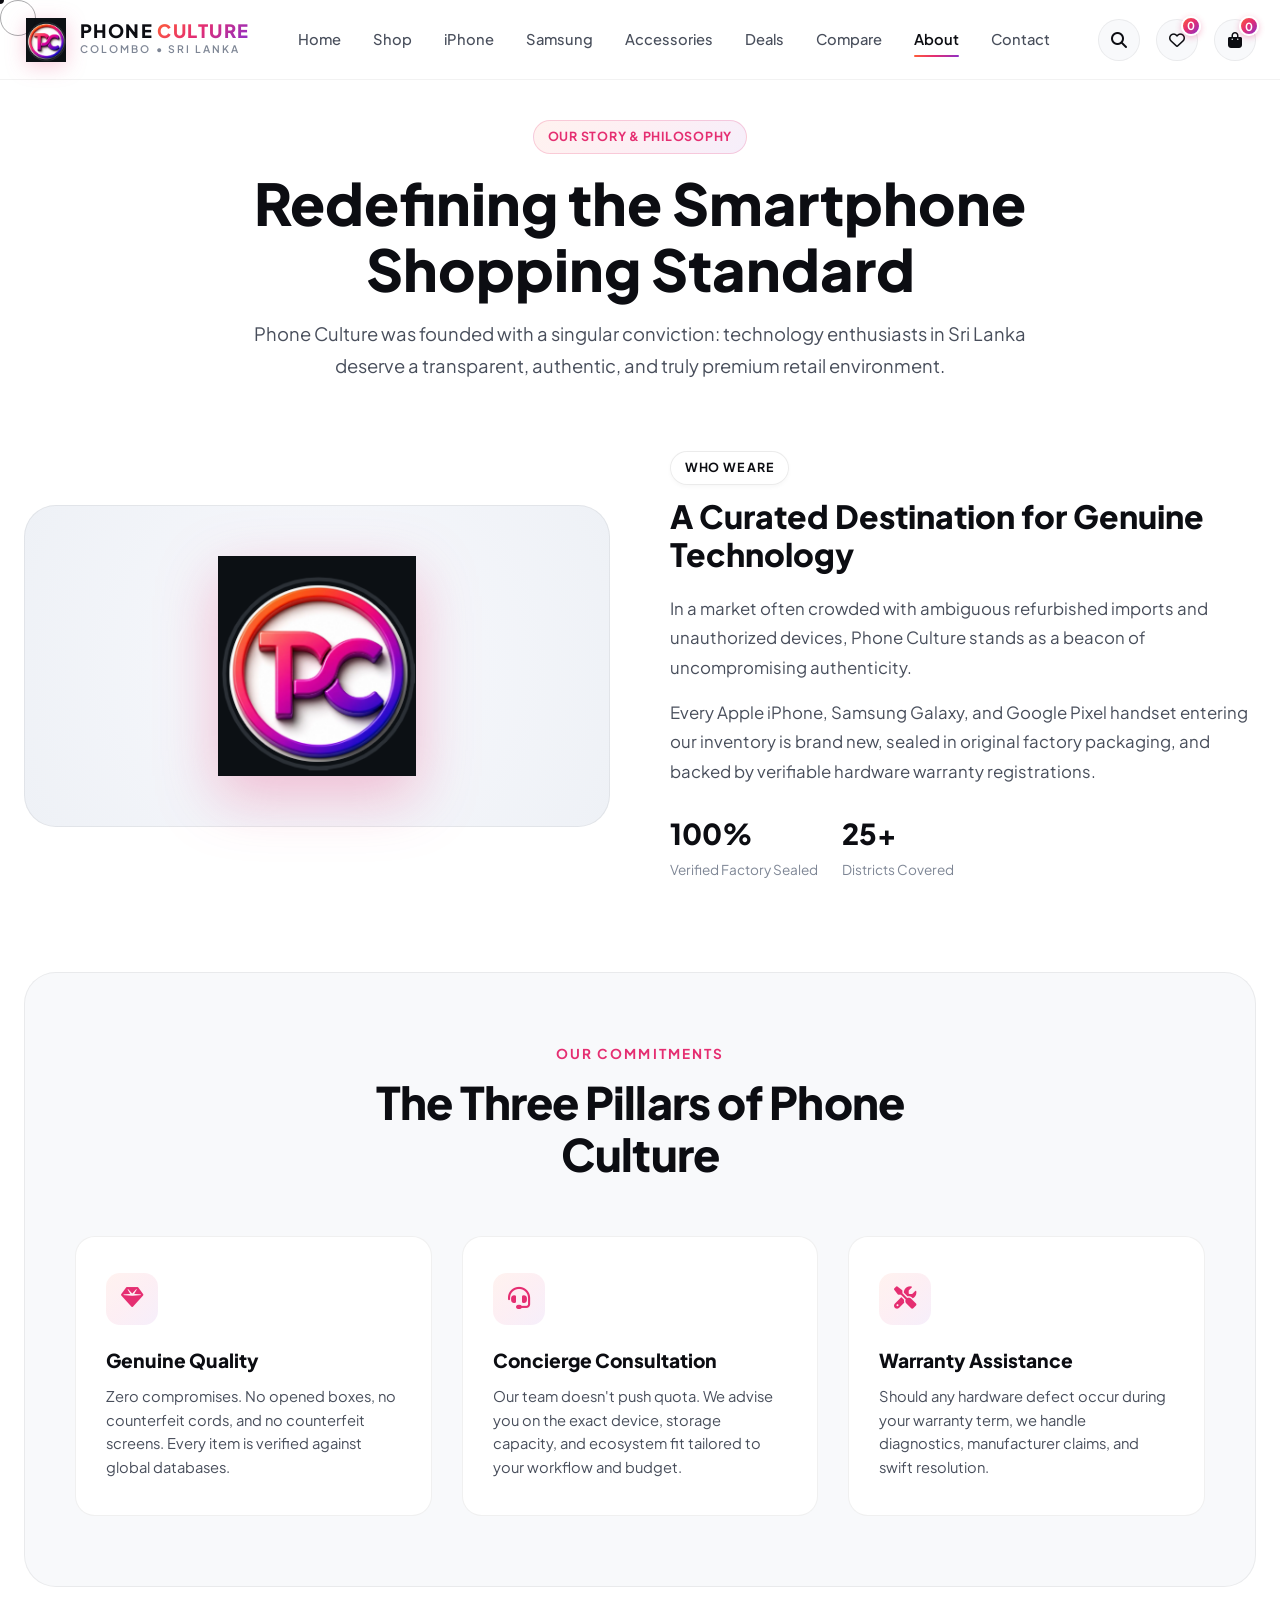
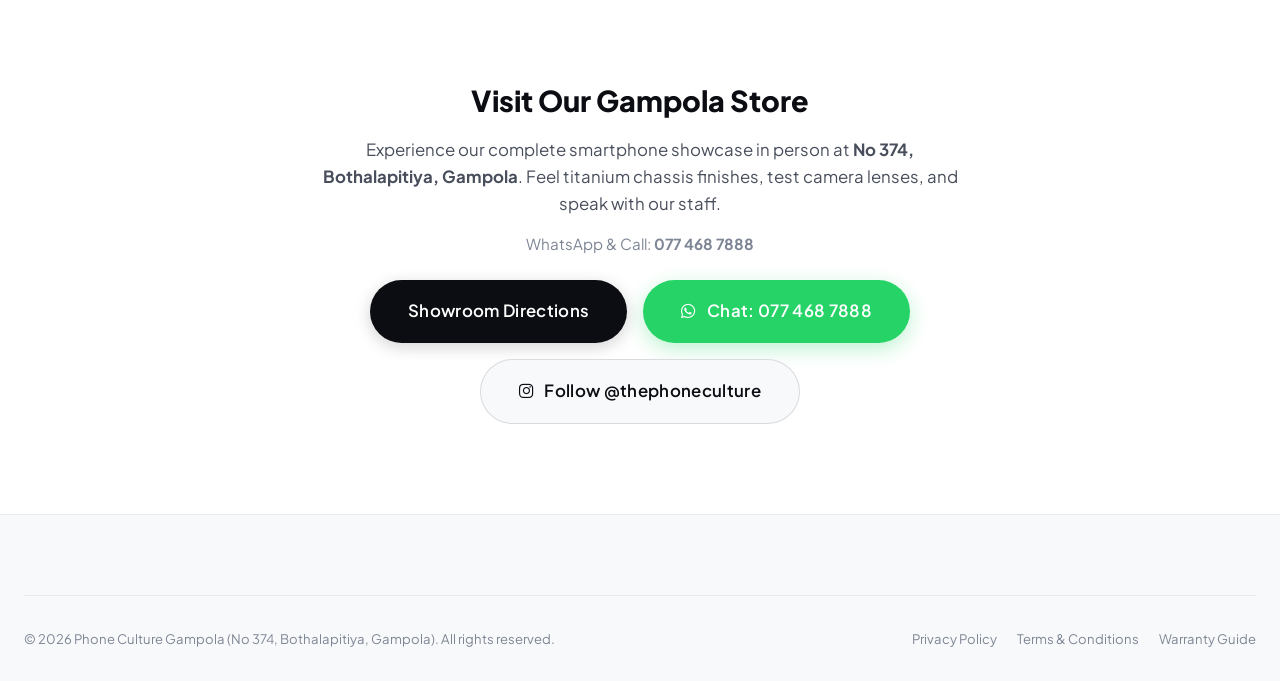
<file: Phone Culture/about.html>
<!DOCTYPE html>
<html lang="en">
<head>
  <meta charset="UTF-8">
  <meta name="viewport" content="width=device-width, initial-scale=1.0">
  <title>About Phone Culture — Colombo Flagship Technology Store</title>
  <meta name="description" content="Learn about Phone Culture, Sri Lanka's trusted destination for genuine Apple, Samsung, Google Pixel, and flagship smart technology.">
  <link rel="icon" type="image/png" href="assets/logo/phone-culture-logo.png">

  <!-- Fonts & Icons -->
  <link rel="preconnect" href="https://fonts.googleapis.com">
  <link rel="preconnect" href="https://fonts.gstatic.com" crossorigin>
  <link href="https://fonts.googleapis.com/css2?family=Plus+Jakarta+Sans:wght@400;500;600;700;800&family=SF+Mono:wght@400;600&display=swap" rel="stylesheet">
  <link rel="stylesheet" href="https://cdnjs.cloudflare.com/ajax/libs/font-awesome/6.5.1/css/all.min.css">

  <link rel="stylesheet" href="css/style.css">
  <link rel="stylesheet" href="css/animations.css">
  <link rel="stylesheet" href="css/responsive.css">
</head>
<body>

  <div class="scroll-progress-bar"></div>
  <div class="custom-cursor-dot"></div>
  <div class="custom-cursor-ring"><span class="custom-cursor-text"></span></div>
  <div class="page-transition-curtain">
    <img src="assets/logo/phone-culture-logo.png" alt="Phone Culture" class="page-transition-logo">
  </div>

  <header class="site-header">
    <div class="nav-container">
      <a href="index.html" class="brand-logo-link">
        <div class="brand-emblem-wrapper">
          <img src="assets/logo/phone-culture-logo.png" alt="Phone Culture">
        </div>
        <div class="brand-typography">
          <span class="brand-title">PHONE <span>CULTURE</span></span>
          <span class="brand-subtitle">COLOMBO • SRI LANKA</span>
        </div>
      </a>

      <nav class="nav-links">
        <a href="index.html" class="nav-link">Home</a>
        <a href="shop.html" class="nav-link">Shop</a>
        <a href="shop.html?brand=Apple" class="nav-link">iPhone</a>
        <a href="shop.html?brand=Samsung" class="nav-link">Samsung</a>
        <a href="shop.html?category=Accessories" class="nav-link">Accessories</a>
        <a href="shop.html?deals=true" class="nav-link">Deals</a>
        <a href="compare.html" class="nav-link">Compare</a>
        <a href="about.html" class="nav-link active">About</a>
        <a href="contact.html" class="nav-link">Contact</a>
      </nav>

      <div class="nav-actions">
        <button class="nav-btn-icon nav-search-trigger" title="Search"><i class="fa-solid fa-magnifying-glass"></i></button>
        <a href="wishlist.html" class="nav-btn-icon" title="Wishlist"><i class="fa-regular fa-heart"></i><span class="nav-counter-badge wishlist-counter-badge">0</span></a>
        <button class="nav-btn-icon" onclick="openCartDrawer()" title="Cart"><i class="fa-solid fa-bag-shopping"></i><span class="nav-counter-badge cart-counter-badge">0</span></button>
        <button class="mobile-menu-toggle"><i class="fa-solid fa-bars"></i></button>
      </div>
    </div>
  </header>

  <main style="padding-top: calc(var(--nav-height) + 40px); padding-bottom: 90px;">
    <div class="container">
      <!-- Hero -->
      <div style="max-width: 800px; margin: 0 auto 70px auto; text-align: center;">
        <span class="pill-badge subtle-gradient">OUR STORY & PHILOSOPHY</span>
        <h1 style="font-size: clamp(2.4rem, 4.5vw, 3.6rem); font-weight: 800; line-height: 1.15; margin: 16px 0;">
          Redefining the Smartphone Shopping Standard
        </h1>
        <p style="font-size: 1.15rem; color: var(--text-secondary); line-height: 1.7;">
          Phone Culture was founded with a singular conviction: technology enthusiasts in Sri Lanka deserve a transparent, authentic, and truly premium retail environment.
        </p>
      </div>

      <!-- Story Grid -->
      <div style="display: grid; grid-template-columns: 1fr 1fr; gap: 60px; align-items: center; margin-bottom: 90px;">
        <div style="background: radial-gradient(circle, #F8F9FD 0%, #EEF1F6 100%); border-radius: var(--radius-xl); padding: 50px; text-align: center; border: 1px solid var(--border-light);">
          <img src="assets/logo/phone-culture-logo.png" alt="Phone Culture Emblem" style="width: 220px; height: 220px; object-fit: contain; margin: 0 auto; filter: drop-shadow(0 20px 30px rgba(229,46,113,0.3));">
        </div>

        <div>
          <span class="pill-badge light">WHO WE ARE</span>
          <h2 style="font-size: 2rem; font-weight: 800; margin: 12px 0 20px 0; line-height: 1.2;">
            A Curated Destination for Genuine Technology
          </h2>
          <p style="font-size: 1.05rem; color: var(--text-secondary); line-height: 1.75; margin-bottom: 16px;">
            In a market often crowded with ambiguous refurbished imports and unauthorized devices, Phone Culture stands as a beacon of uncompromising authenticity.
          </p>
          <p style="font-size: 1.05rem; color: var(--text-secondary); line-height: 1.75; margin-bottom: 24px;">
            Every Apple iPhone, Samsung Galaxy, and Google Pixel handset entering our inventory is brand new, sealed in original factory packaging, and backed by verifiable hardware warranty registrations.
          </p>
          <div style="display: flex; gap: 24px;">
            <div>
              <strong style="font-size: 1.8rem; font-weight: 800; color: var(--text-primary); display: block;">100%</strong>
              <span style="font-size: 0.85rem; color: var(--text-muted);">Verified Factory Sealed</span>
            </div>
            <div>
              <strong style="font-size: 1.8rem; font-weight: 800; color: var(--text-primary); display: block;">25+</strong>
              <span style="font-size: 0.85rem; color: var(--text-muted);">Districts Covered</span>
            </div>
          </div>
        </div>
      </div>

      <!-- Core Pillars -->
      <section style="background: #F8F9FB; border-radius: var(--radius-xl); padding: 70px 50px; margin-bottom: 90px; border: 1px solid var(--border-light);">
        <div class="section-header">
          <span class="section-subtitle">OUR COMMITMENTS</span>
          <h2 class="section-title">The Three Pillars of Phone Culture</h2>
        </div>

        <div style="display: grid; grid-template-columns: repeat(3, 1fr); gap: 30px;">
          <div style="background: #FFFFFF; padding: 36px 30px; border-radius: var(--radius-lg); border: 1px solid var(--border-light);">
            <div style="width: 52px; height: 52px; border-radius: 14px; background: var(--pc-gradient-subtle); color: var(--pc-magenta); display: flex; align-items: center; justify-content: center; font-size: 1.4rem; margin-bottom: 20px;">
              <i class="fa-solid fa-gem"></i>
            </div>
            <h3 style="font-size: 1.2rem; font-weight: 800; margin-bottom: 10px;">Genuine Quality</h3>
            <p style="font-size: 0.92rem; color: var(--text-secondary); line-height: 1.6;">
              Zero compromises. No opened boxes, no counterfeit cords, and no counterfeit screens. Every item is verified against global databases.
            </p>
          </div>

          <div style="background: #FFFFFF; padding: 36px 30px; border-radius: var(--radius-lg); border: 1px solid var(--border-light);">
            <div style="width: 52px; height: 52px; border-radius: 14px; background: var(--pc-gradient-subtle); color: var(--pc-magenta); display: flex; align-items: center; justify-content: center; font-size: 1.4rem; margin-bottom: 20px;">
              <i class="fa-solid fa-headset"></i>
            </div>
            <h3 style="font-size: 1.2rem; font-weight: 800; margin-bottom: 10px;">Concierge Consultation</h3>
            <p style="font-size: 0.92rem; color: var(--text-secondary); line-height: 1.6;">
              Our team doesn't push quota. We advise you on the exact device, storage capacity, and ecosystem fit tailored to your workflow and budget.
            </p>
          </div>

          <div style="background: #FFFFFF; padding: 36px 30px; border-radius: var(--radius-lg); border: 1px solid var(--border-light);">
            <div style="width: 52px; height: 52px; border-radius: 14px; background: var(--pc-gradient-subtle); color: var(--pc-magenta); display: flex; align-items: center; justify-content: center; font-size: 1.4rem; margin-bottom: 20px;">
              <i class="fa-solid fa-screwdriver-wrench"></i>
            </div>
            <h3 style="font-size: 1.2rem; font-weight: 800; margin-bottom: 10px;">Warranty Assistance</h3>
            <p style="font-size: 0.92rem; color: var(--text-secondary); line-height: 1.6;">
              Should any hardware defect occur during your warranty term, we handle diagnostics, manufacturer claims, and swift resolution.
            </p>
          </div>
        </div>
      </section>

      <!-- Location & Social CTA -->
      <div style="text-align: center; max-width: 650px; margin: 0 auto;">
        <h3 style="font-size: 1.8rem; font-weight: 800; margin-bottom: 14px;">Visit Our Gampola Store</h3>
        <p style="color: var(--text-secondary); font-size: 1.05rem; margin-bottom: 14px;">
          Experience our complete smartphone showcase in person at <strong>No 374, Bothalapitiya, Gampola</strong>. Feel titanium chassis finishes, test camera lenses, and speak with our staff.
        </p>
        <p style="color: var(--text-muted); font-size: 0.95rem; margin-bottom: 24px;">
          WhatsApp & Call: <strong>077 468 7888</strong>
        </p>
        <div style="display: flex; gap: 16px; justify-content: center; flex-wrap: wrap;">
          <a href="contact.html" class="btn btn-primary btn-lg">Showroom Directions</a>
          <a href="https://wa.me/94774687888" target="_blank" class="btn btn-whatsapp btn-lg">
            <i class="fa-brands fa-whatsapp"></i> Chat: 077 468 7888
          </a>
          <a href="https://www.instagram.com/thephoneculture/" target="_blank" class="btn btn-secondary btn-lg">
            <i class="fa-brands fa-instagram"></i> Follow @thephoneculture
          </a>
        </div>
      </div>
    </div>
  </main>

  <footer class="site-footer">
    <div class="container">
      <div class="footer-bottom">
        <div>© 2026 Phone Culture Gampola (No 374, Bothalapitiya, Gampola). All rights reserved.</div>
        <div class="footer-legal-links">
          <a href="#">Privacy Policy</a>
          <a href="#">Terms & Conditions</a>
          <a href="#">Warranty Guide</a>
        </div>
      </div>
    </div>
  </footer>

  <script src="js/products.js"></script>
  <script src="js/cart.js"></script>
  <script src="js/wishlist.js"></script>
  <script src="js/compare.js"></script>
  <script src="js/main.js"></script>
  <script src="js/animations.js"></script>
</body>
</html>
</file>
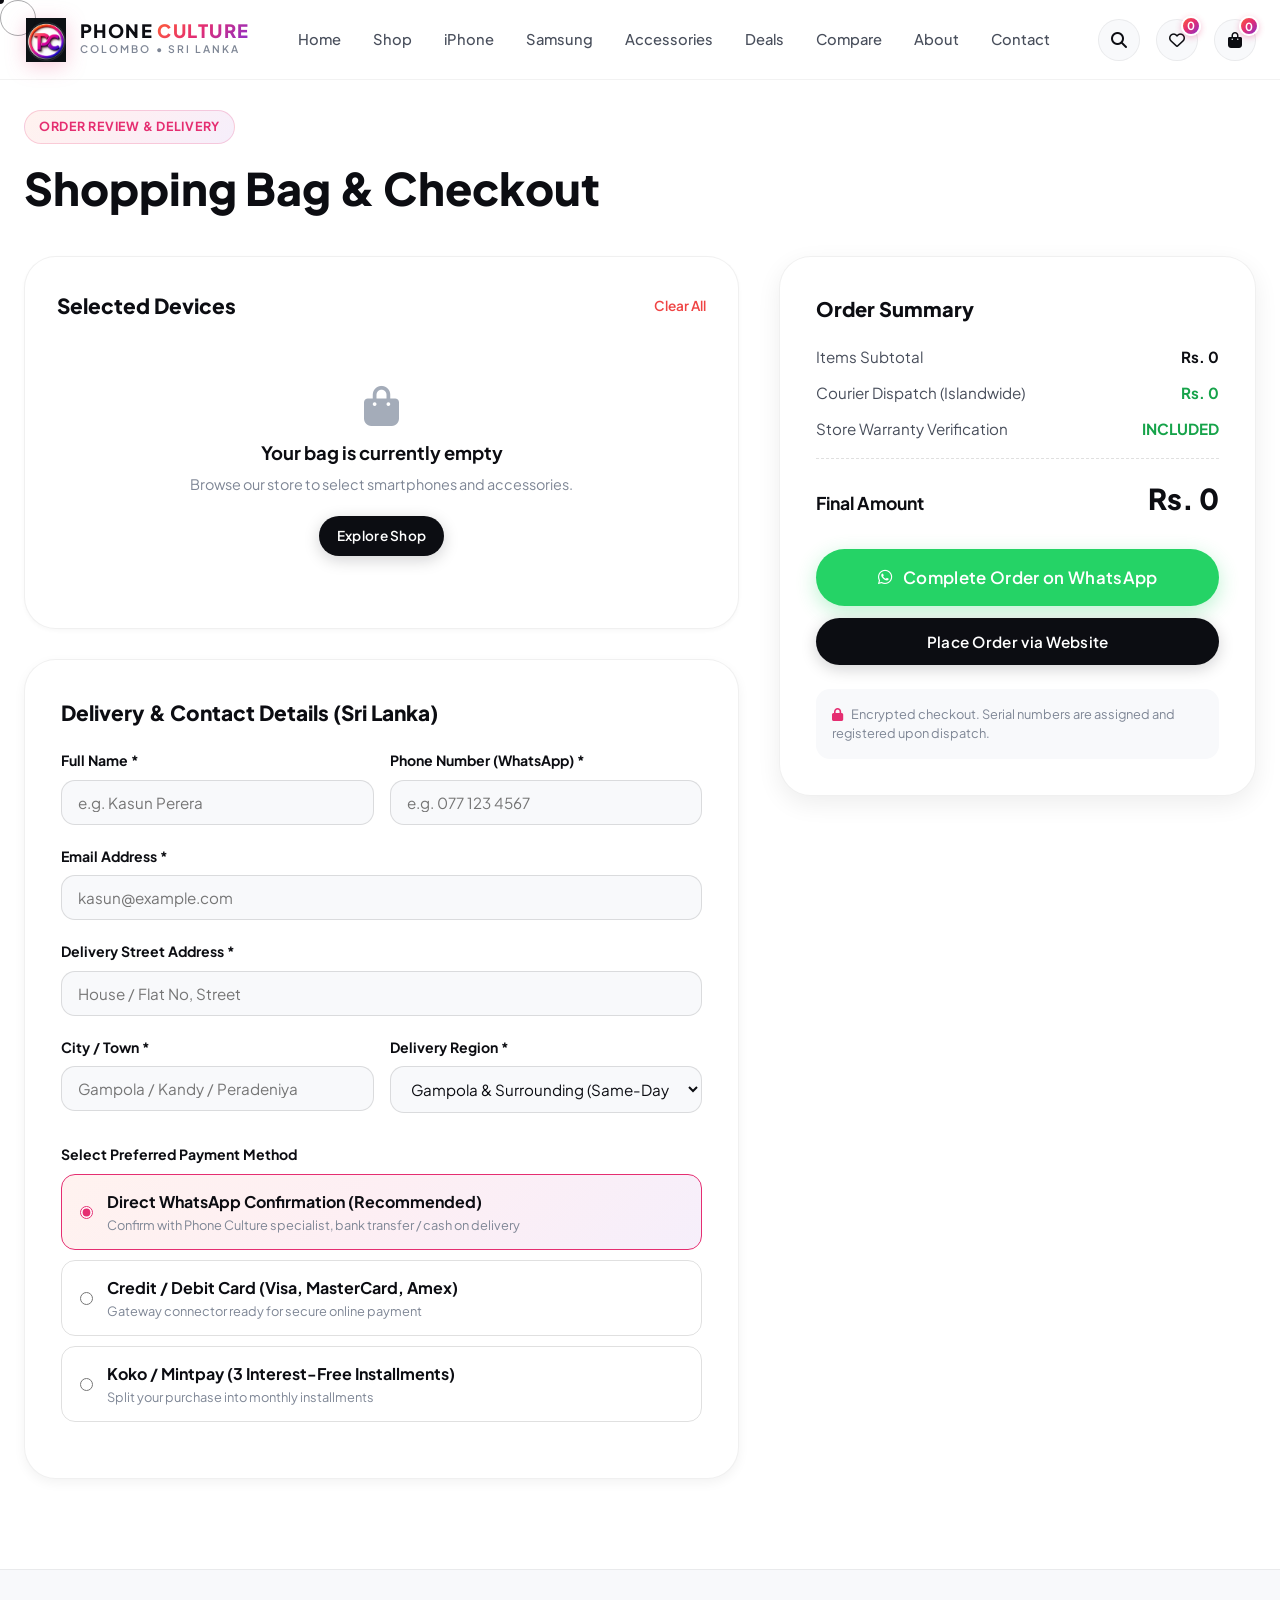
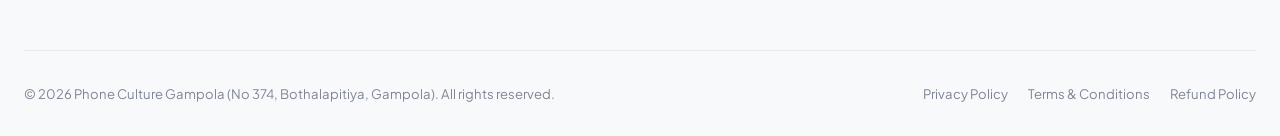
<file: Phone Culture/cart.html>
<!DOCTYPE html>
<html lang="en">
<head>
  <meta charset="UTF-8">
  <meta name="viewport" content="width=device-width, initial-scale=1.0">
  <title>Shopping Bag & Checkout — Phone Culture</title>
  <meta name="description" content="Review your device orders and arrange fast islandwide delivery across Sri Lanka.">
  <link rel="icon" type="image/png" href="assets/logo/phone-culture-logo.png">

  <!-- Google Fonts & Icons -->
  <link rel="preconnect" href="https://fonts.googleapis.com">
  <link rel="preconnect" href="https://fonts.gstatic.com" crossorigin>
  <link href="https://fonts.googleapis.com/css2?family=Plus+Jakarta+Sans:wght@400;500;600;700;800&family=SF+Mono:wght@400;600&display=swap" rel="stylesheet">
  <link rel="stylesheet" href="https://cdnjs.cloudflare.com/ajax/libs/font-awesome/6.5.1/css/all.min.css">

  <!-- Stylesheets -->
  <link rel="stylesheet" href="css/style.css">
  <link rel="stylesheet" href="css/animations.css">
  <link rel="stylesheet" href="css/responsive.css">

  <style>
    .cart-page-grid {
      display: grid;
      grid-template-columns: 1.2fr 0.8fr;
      gap: 40px;
      margin-top: 32px;
      align-items: start;
    }

    .checkout-form-card {
      background: #FFFFFF;
      border: 1px solid var(--border-light);
      border-radius: var(--radius-xl);
      padding: 36px;
      box-shadow: var(--shadow-sm);
    }

    .form-group {
      margin-bottom: 20px;
    }

    .form-label {
      display: block;
      font-size: 0.88rem;
      font-weight: 700;
      color: var(--text-primary);
      margin-bottom: 8px;
    }

    .form-input {
      width: 100%;
      background: var(--bg-secondary);
      border: 1px solid var(--border-medium);
      border-radius: var(--radius-md);
      padding: 12px 16px;
      font-size: 0.95rem;
      color: var(--text-primary);
      transition: all var(--transition-fast);
    }

    .form-input:focus {
      border-color: var(--pc-magenta);
      background: #FFFFFF;
      box-shadow: 0 0 0 3px rgba(229, 46, 113, 0.12);
    }

    .form-row-2 {
      display: grid;
      grid-template-columns: 1fr 1fr;
      gap: 16px;
    }

    .payment-option-card {
      display: flex;
      align-items: center;
      gap: 14px;
      padding: 14px 18px;
      border: 1px solid var(--border-medium);
      border-radius: var(--radius-md);
      cursor: pointer;
      margin-bottom: 10px;
      transition: all var(--transition-fast);
    }

    .payment-option-card:hover, .payment-option-card.active {
      border-color: var(--pc-magenta);
      background: var(--pc-gradient-subtle);
    }

    @media (max-width: 1023px) {
      .cart-page-grid {
        grid-template-columns: 1fr;
      }
    }
  </style>
</head>
<body>

  <div class="scroll-progress-bar"></div>
  <div class="custom-cursor-dot"></div>
  <div class="custom-cursor-ring"><span class="custom-cursor-text"></span></div>
  <div class="page-transition-curtain">
    <img src="assets/logo/phone-culture-logo.png" alt="Phone Culture" class="page-transition-logo">
  </div>

  <!-- Header -->
  <header class="site-header">
    <div class="nav-container">
      <a href="index.html" class="brand-logo-link">
        <div class="brand-emblem-wrapper">
          <img src="assets/logo/phone-culture-logo.png" alt="Phone Culture">
        </div>
        <div class="brand-typography">
          <span class="brand-title">PHONE <span>CULTURE</span></span>
          <span class="brand-subtitle">COLOMBO • SRI LANKA</span>
        </div>
      </a>

      <nav class="nav-links">
        <a href="index.html" class="nav-link">Home</a>
        <a href="shop.html" class="nav-link">Shop</a>
        <a href="shop.html?brand=Apple" class="nav-link">iPhone</a>
        <a href="shop.html?brand=Samsung" class="nav-link">Samsung</a>
        <a href="shop.html?category=Accessories" class="nav-link">Accessories</a>
        <a href="shop.html?deals=true" class="nav-link">Deals</a>
        <a href="compare.html" class="nav-link">Compare</a>
        <a href="about.html" class="nav-link">About</a>
        <a href="contact.html" class="nav-link">Contact</a>
      </nav>

      <div class="nav-actions">
        <button class="nav-btn-icon nav-search-trigger" title="Search"><i class="fa-solid fa-magnifying-glass"></i></button>
        <a href="wishlist.html" class="nav-btn-icon" title="Wishlist"><i class="fa-regular fa-heart"></i><span class="nav-counter-badge wishlist-counter-badge">0</span></a>
        <button class="nav-btn-icon" onclick="openCartDrawer()" title="Cart"><i class="fa-solid fa-bag-shopping"></i><span class="nav-counter-badge cart-counter-badge">0</span></button>
        <button class="mobile-menu-toggle"><i class="fa-solid fa-bars"></i></button>
      </div>
    </div>
  </header>

  <!-- Main Cart & Checkout Content -->
  <main style="padding-top: calc(var(--nav-height) + 30px); padding-bottom: 90px; min-height: 85vh;">
    <div class="container">
      <div style="margin-bottom: 20px;">
        <span class="pill-badge subtle-gradient">ORDER REVIEW & DELIVERY</span>
        <h1 style="font-size: clamp(2rem, 3.5vw, 2.8rem); font-weight: 800; margin-top: 8px;">Shopping Bag & Checkout</h1>
      </div>

      <div class="cart-page-grid">
        <!-- Left: Cart Items List -->
        <div>
          <div style="background: #FFFFFF; border: 1px solid var(--border-light); border-radius: var(--radius-xl); padding: 32px; box-shadow: var(--shadow-xs); margin-bottom: 30px;">
            <h3 style="font-size: 1.3rem; font-weight: 800; margin-bottom: 24px; display: flex; justify-content: space-between;">
              <span>Selected Devices</span>
              <button onclick="clearCart(); location.reload();" style="font-size: 0.85rem; color: #EF4444; font-weight: 600;">
                Clear All
              </button>
            </h3>

            <div id="cart-page-items-list">
              <!-- Rendered dynamically by script -->
            </div>
          </div>

          <!-- Checkout Form -->
          <div class="checkout-form-card">
            <h3 style="font-size: 1.3rem; font-weight: 800; margin-bottom: 20px;">
              Delivery & Contact Details (Sri Lanka)
            </h3>

            <form id="checkout-details-form">
              <div class="form-row-2">
                <div class="form-group">
                  <label class="form-label">Full Name *</label>
                  <input type="text" id="cust-name" class="form-input" placeholder="e.g. Kasun Perera" required>
                </div>
                <div class="form-group">
                  <label class="form-label">Phone Number (WhatsApp) *</label>
                  <input type="tel" id="cust-phone" class="form-input" placeholder="e.g. 077 123 4567" required>
                </div>
              </div>

              <div class="form-group">
                <label class="form-label">Email Address *</label>
                <input type="email" id="cust-email" class="form-input" placeholder="kasun@example.com" required>
              </div>

              <div class="form-group">
                <label class="form-label">Delivery Street Address *</label>
                <input type="text" id="cust-address" class="form-input" placeholder="House / Flat No, Street" required>
              </div>

              <div class="form-row-2">
                <div class="form-group">
                  <label class="form-label">City / Town *</label>
                  <input type="text" id="cust-city" class="form-input" placeholder="Gampola / Kandy / Peradeniya" required>
                </div>
                <div class="form-group">
                  <label class="form-label">Delivery Region *</label>
                  <select id="cust-province" class="form-input">
                    <option value="Gampola">Gampola & Surrounding (Same-Day Express Delivery / Pickup)</option>
                    <option value="Central">Central Province (Kandy, Peradeniya, Nawalapitiya)</option>
                    <option value="Western">Western Province (Colombo, Gampaha, Kalutara)</option>
                    <option value="Southern">Southern Province (Galle, Matara)</option>
                    <option value="Other">Other Islandwide District (Insured 24-48H)</option>
                  </select>
                </div>
              </div>

              <!-- Payment Method selection -->
              <div class="form-group" style="margin-top: 10px;">
                <label class="form-label">Select Preferred Payment Method</label>
                <div class="payment-option-card active">
                  <input type="radio" name="pay-method" id="pay-wa" checked style="accent-color: var(--pc-magenta);">
                  <label for="pay-wa" style="cursor: pointer; flex: 1;">
                    <strong>Direct WhatsApp Confirmation (Recommended)</strong>
                    <div style="font-size: 0.8rem; color: var(--text-muted);">Confirm with Phone Culture specialist, bank transfer / cash on delivery</div>
                  </label>
                </div>

                <div class="payment-option-card">
                  <input type="radio" name="pay-method" id="pay-card" style="accent-color: var(--pc-magenta);">
                  <label for="pay-card" style="cursor: pointer; flex: 1;">
                    <strong>Credit / Debit Card (Visa, MasterCard, Amex)</strong>
                    <div style="font-size: 0.8rem; color: var(--text-muted);">Gateway connector ready for secure online payment</div>
                  </label>
                </div>

                <div class="payment-option-card">
                  <input type="radio" name="pay-method" id="pay-koko" style="accent-color: var(--pc-magenta);">
                  <label for="pay-koko" style="cursor: pointer; flex: 1;">
                    <strong>Koko / Mintpay (3 Interest-Free Installments)</strong>
                    <div style="font-size: 0.8rem; color: var(--text-muted);">Split your purchase into monthly installments</div>
                  </label>
                </div>
              </div>
            </form>
          </div>
        </div>

        <!-- Right: Summary Card -->
        <aside style="background: #FFFFFF; border: 1px solid var(--border-light); border-radius: var(--radius-xl); padding: 36px; box-shadow: var(--shadow-md); position: sticky; top: 100px;">
          <h3 style="font-size: 1.25rem; font-weight: 800; margin-bottom: 20px;">Order Summary</h3>

          <div style="display: flex; justify-content: space-between; margin-bottom: 12px; font-size: 0.95rem; color: var(--text-secondary);">
            <span>Items Subtotal</span>
            <strong id="cart-page-subtotal" style="color: var(--text-primary);">Rs. 0</strong>
          </div>

          <div style="display: flex; justify-content: space-between; margin-bottom: 12px; font-size: 0.95rem; color: var(--text-secondary);">
            <span>Courier Dispatch (Islandwide)</span>
            <span id="cart-page-delivery" style="font-weight: 700; color: #16A34A;">FREE</span>
          </div>

          <div style="display: flex; justify-content: space-between; margin-bottom: 12px; font-size: 0.95rem; color: var(--text-secondary);">
            <span>Store Warranty Verification</span>
            <span style="font-weight: 700; color: #16A34A;">INCLUDED</span>
          </div>

          <div style="border-top: 1px dashed var(--border-medium); padding-top: 16px; margin-top: 16px; display: flex; justify-content: space-between; align-items: baseline; margin-bottom: 28px;">
            <span style="font-size: 1.1rem; font-weight: 700;">Final Amount</span>
            <span id="cart-page-total" style="font-size: 1.8rem; font-weight: 800; color: var(--text-primary);">Rs. 0</span>
          </div>

          <div style="display: flex; flex-direction: column; gap: 12px;">
            <button class="btn btn-whatsapp btn-lg" onclick="triggerWhatsAppCheckout()">
              <i class="fa-brands fa-whatsapp"></i> Complete Order on WhatsApp
            </button>
            <button class="btn btn-primary" onclick="simulateGatewayOrder()">
              Place Order via Website
            </button>
          </div>

          <div style="margin-top: 24px; padding: 16px; background: var(--bg-secondary); border-radius: var(--radius-md); font-size: 0.8rem; color: var(--text-muted); line-height: 1.5;">
            <i class="fa-solid fa-lock" style="color: var(--pc-magenta); margin-right: 6px;"></i>
            Encrypted checkout. Serial numbers are assigned and registered upon dispatch.
          </div>
        </aside>
      </div>
    </div>
  </main>

  <!-- Global Footer -->
  <footer class="site-footer">
    <div class="container">
      <div class="footer-bottom">
        <div>© 2026 Phone Culture Gampola (No 374, Bothalapitiya, Gampola). All rights reserved.</div>
        <div class="footer-legal-links">
          <a href="#">Privacy Policy</a>
          <a href="#">Terms & Conditions</a>
          <a href="#">Refund Policy</a>
        </div>
      </div>
    </div>
  </footer>

  <!-- Scripts -->
  <script src="js/products.js"></script>
  <script src="js/cart.js"></script>
  <script src="js/wishlist.js"></script>
  <script src="js/compare.js"></script>
  <script src="js/main.js"></script>
  <script src="js/animations.js"></script>

  <script>
    document.addEventListener("DOMContentLoaded", () => {
      renderCartPageItems();
    });

    function renderCartPageItems() {
      const container = document.getElementById("cart-page-items-list");
      const subtotalEl = document.getElementById("cart-page-subtotal");
      const deliveryEl = document.getElementById("cart-page-delivery");
      const totalEl = document.getElementById("cart-page-total");

      if (!container) return;

      const items = getCartItems();
      const totals = getCartTotals();

      if (items.length === 0) {
        container.innerHTML = `
          <div style="text-align: center; padding: 40px 10px;">
            <i class="fa-solid fa-bag-shopping" style="font-size: 2.5rem; color: var(--text-light); margin-bottom: 12px;"></i>
            <h4 style="font-size: 1.15rem; font-weight: 700; margin-bottom: 6px;">Your bag is currently empty</h4>
            <p style="font-size: 0.9rem; color: var(--text-muted); margin-bottom: 20px;">Browse our store to select smartphones and accessories.</p>
            <a href="shop.html" class="btn btn-primary btn-sm">Explore Shop</a>
          </div>
        `;
        if (subtotalEl) subtotalEl.textContent = formatLKR(0);
        if (deliveryEl) deliveryEl.textContent = formatLKR(0);
        if (totalEl) totalEl.textContent = formatLKR(0);
        return;
      }

      container.innerHTML = items.map((item, index) => `
        <div class="cart-item-card" style="padding: 16px 0;">
          <div class="cart-item-thumb" style="width: 90px; height: 90px;">
            <img src="${item.image}" alt="${item.name}">
          </div>
          <div class="cart-item-details">
            <h4 class="cart-item-name" style="font-size: 1.05rem;">${item.name}</h4>
            <div class="cart-item-meta">${item.selectedColor || ''} ${item.selectedStorage ? '• ' + item.selectedStorage : ''}</div>
            <div class="cart-item-price" style="font-size: 1.1rem;">${formatLKR(item.price)}</div>
            <div class="cart-qty-stepper" style="margin-top: 10px;">
              <button class="qty-step-btn" onclick="updateCartQuantity(${index}, ${item.quantity - 1}); renderCartPageItems();">−</button>
              <span class="qty-value">${item.quantity}</span>
              <button class="qty-step-btn" onclick="updateCartQuantity(${index}, ${item.quantity + 1}); renderCartPageItems();">+</button>
            </div>
          </div>
          <button class="cart-item-remove" onclick="removeFromCart(${index}); renderCartPageItems();" title="Remove">
            <i class="fa-regular fa-trash-can"></i>
          </button>
        </div>
      `).join("");

      if (subtotalEl) subtotalEl.textContent = formatLKR(totals.subtotal);
      if (deliveryEl) deliveryEl.textContent = totals.delivery === 0 ? "FREE" : formatLKR(totals.delivery);
      if (totalEl) totalEl.textContent = formatLKR(totals.total);
    }

    function triggerWhatsAppCheckout() {
      const items = getCartItems();
      if (items.length === 0) {
        showToast("Your cart is empty!", "warning");
        return;
      }

      const name = document.getElementById("cust-name")?.value.trim() || "";
      const phone = document.getElementById("cust-phone")?.value.trim() || "";
      const address = document.getElementById("cust-address")?.value.trim() || "";
      const city = document.getElementById("cust-city")?.value.trim() || "";

      const totals = getCartTotals();
      const customer = { name, phone, address, city };
      const waLink = getWhatsAppOrderSummaryLink(items, customer, totals.total);
      window.open(waLink, "_blank");
    }

    function simulateGatewayOrder() {
      const name = document.getElementById("cust-name")?.value.trim();
      const phone = document.getElementById("cust-phone")?.value.trim();

      if (!name || !phone) {
        showToast("Please fill in your name and phone number", "warning");
        return;
      }

      showToast("Order inquiry submitted successfully! A Phone Culture executive will call you.", "info");
    }
  </script>
</body>
</html>
</file>
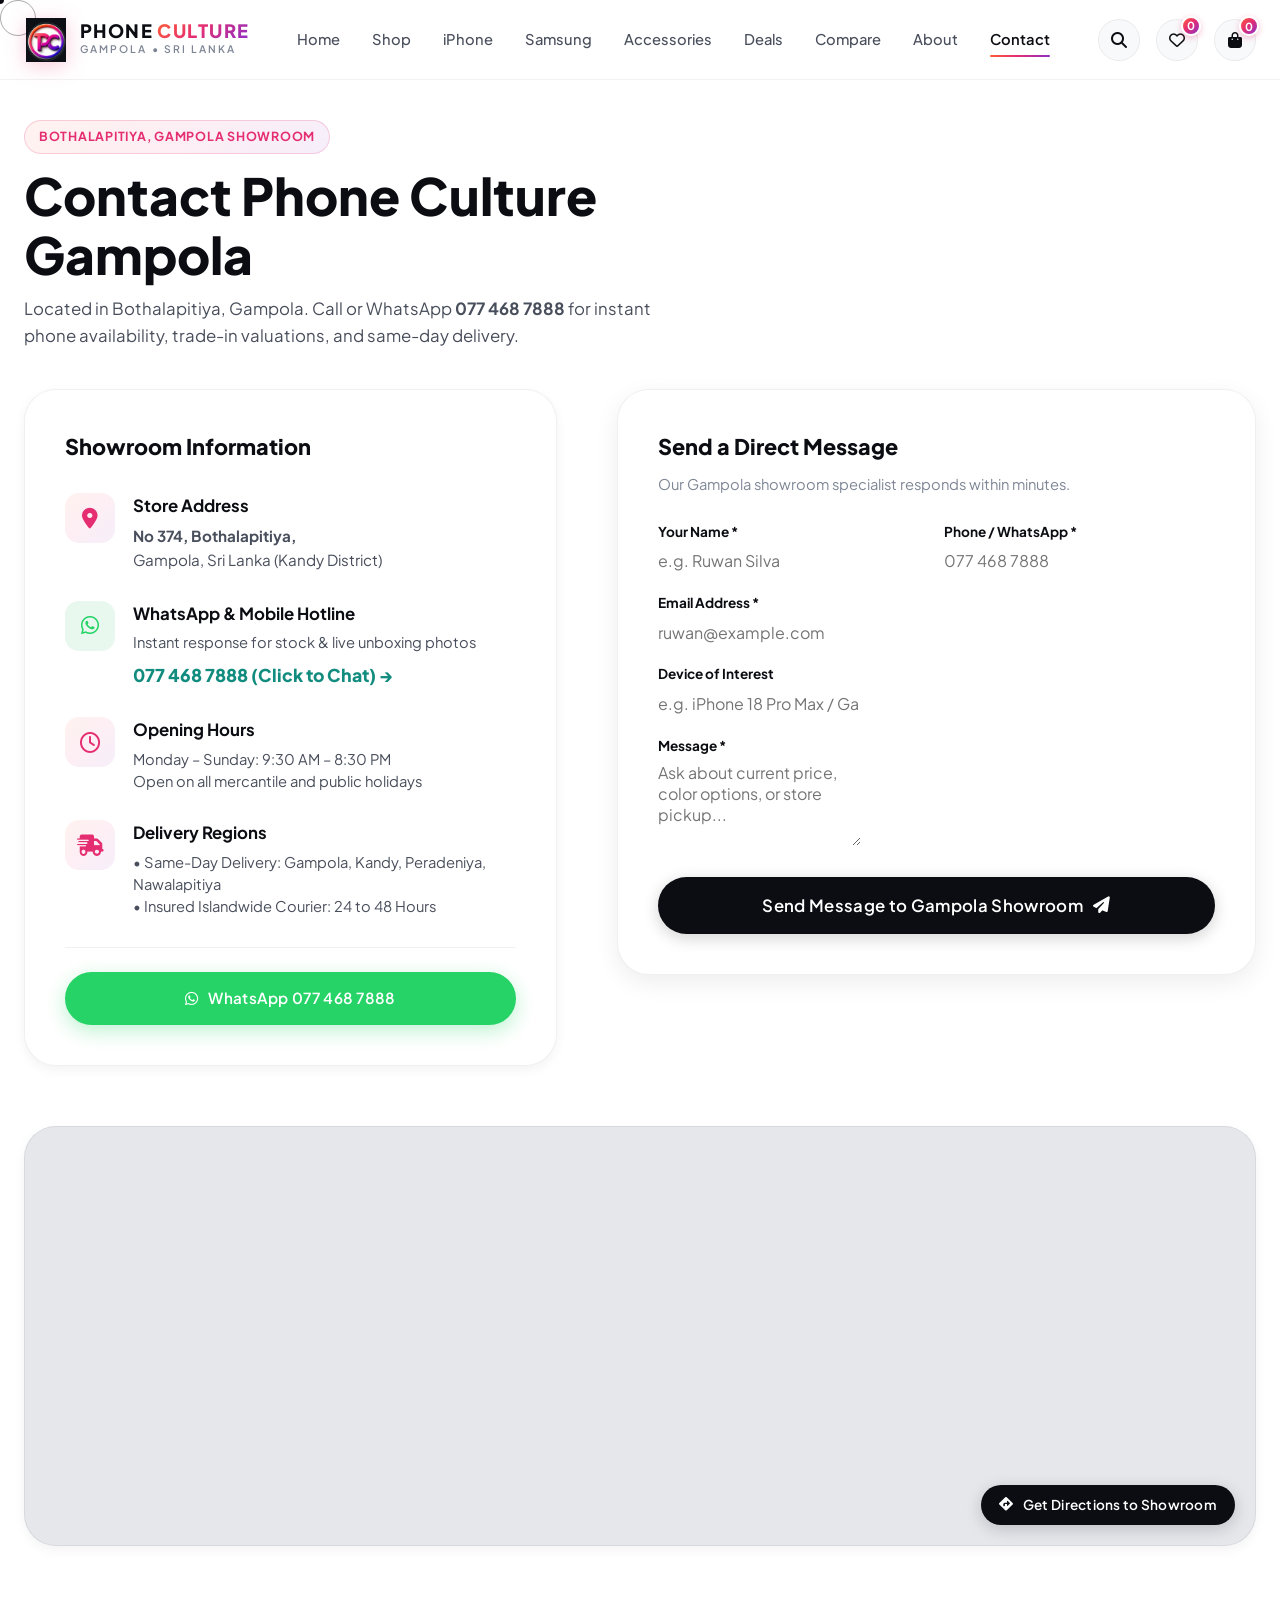
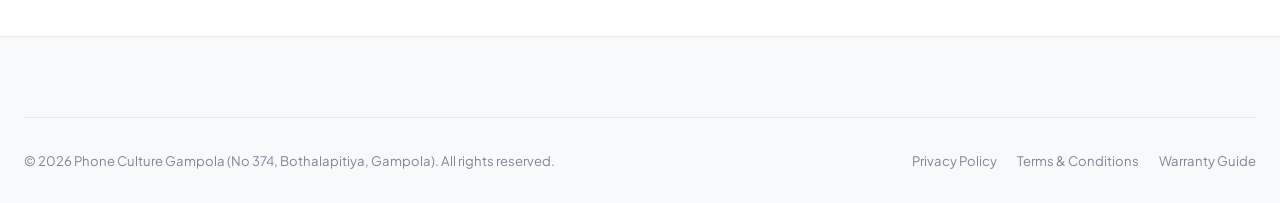
<file: Phone Culture/contact.html>
<!DOCTYPE html>
<html lang="en">
<head>
  <meta charset="UTF-8">
  <meta name="viewport" content="width=device-width, initial-scale=1.0">
  <title>Contact Phone Culture Gampola — No 374, Bothalapitiya, Gampola</title>
  <meta name="description" content="Visit Phone Culture Gampola at No 374, Bothalapitiya, Gampola, Sri Lanka. Contact us on WhatsApp/Call 077 468 7888.">
  <link rel="icon" type="image/png" href="assets/logo/phone-culture-logo.png">

  <!-- Fonts & Icons -->
  <link rel="preconnect" href="https://fonts.googleapis.com">
  <link rel="preconnect" href="https://fonts.gstatic.com" crossorigin>
  <link href="https://fonts.googleapis.com/css2?family=Plus+Jakarta+Sans:wght@400;500;600;700;800&family=SF+Mono:wght@400;600&display=swap" rel="stylesheet">
  <link rel="stylesheet" href="https://cdnjs.cloudflare.com/ajax/libs/font-awesome/6.5.1/css/all.min.css">

  <link rel="stylesheet" href="css/style.css">
  <link rel="stylesheet" href="css/animations.css">
  <link rel="stylesheet" href="css/responsive.css">

  <style>
    .contact-grid {
      display: grid;
      grid-template-columns: 1fr 1.2fr;
      gap: 60px;
      margin-top: 40px;
      align-items: start;
    }

    .contact-info-panel {
      background: #FFFFFF;
      border: 1px solid var(--border-light);
      border-radius: var(--radius-xl);
      padding: 40px;
      box-shadow: var(--shadow-sm);
    }

    .contact-card-item {
      display: flex;
      gap: 18px;
      margin-bottom: 28px;
    }

    .contact-icon-box {
      width: 50px;
      height: 50px;
      border-radius: 14px;
      background: var(--pc-gradient-subtle);
      color: var(--pc-magenta);
      display: flex;
      align-items: center;
      justify-content: center;
      font-size: 1.3rem;
      flex-shrink: 0;
    }

    .contact-form-panel {
      background: #FFFFFF;
      border: 1px solid var(--border-light);
      border-radius: var(--radius-xl);
      padding: 40px;
      box-shadow: var(--shadow-md);
      position: relative;
    }

    .map-frame-wrapper {
      border-radius: var(--radius-xl);
      overflow: hidden;
      margin-top: 60px;
      border: 1px solid var(--border-light);
      box-shadow: var(--shadow-sm);
      height: 420px;
      background: #E5E7EB;
      position: relative;
    }

    @media (max-width: 1023px) {
      .contact-grid {
        grid-template-columns: 1fr;
      }
    }
  </style>
</head>
<body>

  <div class="scroll-progress-bar"></div>
  <div class="custom-cursor-dot"></div>
  <div class="custom-cursor-ring"><span class="custom-cursor-text"></span></div>
  <div class="page-transition-curtain">
    <img src="assets/logo/phone-culture-logo.png" alt="Phone Culture Gampola" class="page-transition-logo">
  </div>

  <header class="site-header">
    <div class="nav-container">
      <a href="index.html" class="brand-logo-link">
        <div class="brand-emblem-wrapper">
          <img src="assets/logo/phone-culture-logo.png" alt="Phone Culture">
        </div>
        <div class="brand-typography">
          <span class="brand-title">PHONE <span>CULTURE</span></span>
          <span class="brand-subtitle">GAMPOLA • SRI LANKA</span>
        </div>
      </a>

      <nav class="nav-links">
        <a href="index.html" class="nav-link">Home</a>
        <a href="shop.html" class="nav-link">Shop</a>
        <a href="shop.html?brand=Apple" class="nav-link">iPhone</a>
        <a href="shop.html?brand=Samsung" class="nav-link">Samsung</a>
        <a href="shop.html?category=Accessories" class="nav-link">Accessories</a>
        <a href="shop.html?deals=true" class="nav-link">Deals</a>
        <a href="compare.html" class="nav-link">Compare</a>
        <a href="about.html" class="nav-link">About</a>
        <a href="contact.html" class="nav-link active">Contact</a>
      </nav>

      <div class="nav-actions">
        <button class="nav-btn-icon nav-search-trigger" title="Search"><i class="fa-solid fa-magnifying-glass"></i></button>
        <a href="wishlist.html" class="nav-btn-icon" title="Wishlist"><i class="fa-regular fa-heart"></i><span class="nav-counter-badge wishlist-counter-badge">0</span></a>
        <button class="nav-btn-icon" onclick="openCartDrawer()" title="Cart"><i class="fa-solid fa-bag-shopping"></i><span class="nav-counter-badge cart-counter-badge">0</span></button>
        <button class="mobile-menu-toggle"><i class="fa-solid fa-bars"></i></button>
      </div>
    </div>
  </header>

  <main style="padding-top: calc(var(--nav-height) + 40px); padding-bottom: 90px;">
    <div class="container">
      <div style="max-width: 680px; margin-bottom: 20px;">
        <span class="pill-badge subtle-gradient">BOTHALAPITIYA, GAMPOLA SHOWROOM</span>
        <h1 style="font-size: clamp(2.2rem, 4vw, 3.2rem); font-weight: 800; line-height: 1.15; margin: 12px 0;">
          Contact Phone Culture Gampola
        </h1>
        <p style="font-size: 1.05rem; color: var(--text-secondary); line-height: 1.6;">
          Located in Bothalapitiya, Gampola. Call or WhatsApp <strong>077 468 7888</strong> for instant phone availability, trade-in valuations, and same-day delivery.
        </p>
      </div>

      <div class="contact-grid">
        <!-- Contact Information -->
        <div class="contact-info-panel">
          <h3 style="font-size: 1.35rem; font-weight: 800; margin-bottom: 28px;">Showroom Information</h3>

          <div class="contact-card-item">
            <div class="contact-icon-box">
              <i class="fa-solid fa-location-dot"></i>
            </div>
            <div>
              <strong style="display: block; font-size: 1.05rem; margin-bottom: 4px;">Store Address</strong>
              <p style="font-size: 0.95rem; color: var(--text-secondary); line-height: 1.6;">
                <strong>No 374, Bothalapitiya,</strong><br>
                Gampola, Sri Lanka (Kandy District)
              </p>
            </div>
          </div>

          <div class="contact-card-item">
            <div class="contact-icon-box" style="color: #25D366; background: #E8F8EE;">
              <i class="fa-brands fa-whatsapp"></i>
            </div>
            <div>
              <strong style="display: block; font-size: 1.05rem; margin-bottom: 4px;">WhatsApp & Mobile Hotline</strong>
              <p style="font-size: 0.92rem; color: var(--text-secondary); margin-bottom: 6px;">Instant response for stock & live unboxing photos</p>
              <a href="https://wa.me/94774687888" target="_blank" style="font-size: 1.1rem; font-weight: 800; color: #128C7E;">
                077 468 7888 (Click to Chat) →
              </a>
            </div>
          </div>

          <div class="contact-card-item">
            <div class="contact-icon-box">
              <i class="fa-regular fa-clock"></i>
            </div>
            <div>
              <strong style="display: block; font-size: 1.05rem; margin-bottom: 4px;">Opening Hours</strong>
              <p style="font-size: 0.92rem; color: var(--text-secondary); line-height: 1.5;">
                Monday – Sunday: 9:30 AM – 8:30 PM<br>
                Open on all mercantile and public holidays
              </p>
            </div>
          </div>

          <div class="contact-card-item">
            <div class="contact-icon-box">
              <i class="fa-solid fa-truck-fast"></i>
            </div>
            <div>
              <strong style="display: block; font-size: 1.05rem; margin-bottom: 4px;">Delivery Regions</strong>
              <p style="font-size: 0.92rem; color: var(--text-secondary); line-height: 1.5;">
                • Same-Day Delivery: Gampola, Kandy, Peradeniya, Nawalapitiya<br>
                • Insured Islandwide Courier: 24 to 48 Hours
              </p>
            </div>
          </div>

          <div style="margin-top: 30px; padding-top: 24px; border-top: 1px solid var(--border-light);">
            <a href="https://wa.me/94774687888?text=Hello%20Phone%20Culture%20Gampola!" target="_blank" class="btn btn-whatsapp" style="width: 100%;">
              <i class="fa-brands fa-whatsapp"></i> WhatsApp 077 468 7888
            </a>
          </div>
        </div>

        <!-- Contact Form -->
        <div class="contact-form-panel">
          <h3 style="font-size: 1.35rem; font-weight: 800; margin-bottom: 8px;">Send a Direct Message</h3>
          <p style="font-size: 0.92rem; color: var(--text-muted); margin-bottom: 24px;">Our Gampola showroom specialist responds within minutes.</p>

          <form id="contact-us-form">
            <div style="display: grid; grid-template-columns: 1fr 1fr; gap: 16px; margin-bottom: 18px;">
              <div>
                <label style="display: block; font-size: 0.85rem; font-weight: 700; margin-bottom: 6px;">Your Name *</label>
                <input type="text" id="contact-name" class="form-input" placeholder="e.g. Ruwan Silva" required>
              </div>
              <div>
                <label style="display: block; font-size: 0.85rem; font-weight: 700; margin-bottom: 6px;">Phone / WhatsApp *</label>
                <input type="tel" id="contact-phone" class="form-input" placeholder="077 468 7888" required>
              </div>
            </div>

            <div style="margin-bottom: 18px;">
              <label style="display: block; font-size: 0.85rem; font-weight: 700; margin-bottom: 6px;">Email Address *</label>
              <input type="email" id="contact-email" class="form-input" placeholder="ruwan@example.com" required>
            </div>

            <div style="margin-bottom: 18px;">
              <label style="display: block; font-size: 0.85rem; font-weight: 700; margin-bottom: 6px;">Device of Interest</label>
              <input type="text" id="contact-subject" class="form-input" placeholder="e.g. iPhone 18 Pro Max / Galaxy S26 / Xiaomi 15 Ultra">
            </div>

            <div style="margin-bottom: 24px;">
              <label style="display: block; font-size: 0.85rem; font-weight: 700; margin-bottom: 6px;">Message *</label>
              <textarea id="contact-message" class="form-input" rows="4" placeholder="Ask about current price, color options, or store pickup..." required></textarea>
            </div>

            <button type="submit" class="btn btn-primary btn-lg" style="width: 100%;">
              <span>Send Message to Gampola Showroom</span>
              <i class="fa-solid fa-paper-plane"></i>
            </button>
          </form>

          <div id="contact-success-msg" style="display: none; text-align: center; padding: 40px 20px;">
            <div style="width: 60px; height: 60px; border-radius: 50%; background: #DCFCE7; color: #16A34A; display: flex; align-items: center; justify-content: center; font-size: 1.8rem; margin: 0 auto 16px auto;">
              <i class="fa-solid fa-check"></i>
            </div>
            <h4 style="font-size: 1.3rem; font-weight: 800; margin-bottom: 8px;">Message Sent Successfully!</h4>
            <p style="color: var(--text-secondary); font-size: 0.95rem;">Thank you for contacting Phone Culture Gampola. Our team will call or message you.</p>
          </div>
        </div>
      </div>

      <!-- Google Maps Embed for Bothalapitiya Gampola -->
      <div class="map-frame-wrapper">
        <iframe 
          title="Phone Culture Gampola Bothalapitiya Location"
          src="https://www.google.com/maps/embed?pb=!1m18!1m12!1m3!1d15833.51347895682!2d80.5621415!3d7.1648212!2m3!1f0!2f0!3f0!3m2!1i1024!2i768!4f13.1!3m3!1m2!1s0x3ae36f1c4e976db5%3A0xc47b19808d66ef3!2sBothalapitiya%2C%20Gampola!5e0!3m2!1sen!2slk!4v1700000000000!5m2!1sen!2slk" 
          width="100%" 
          height="100%" 
          style="border:0;" 
          allowfullscreen="" 
          loading="lazy">
        </iframe>
        <div style="position: absolute; bottom: 20px; right: 20px; z-index: 2;">
          <a href="https://maps.google.com/?q=Bothalapitiya+Gampola+Sri+Lanka" target="_blank" class="btn btn-primary btn-sm">
            <i class="fa-solid fa-diamond-turn-right"></i> Get Directions to Showroom
          </a>
        </div>
      </div>
    </div>
  </main>

  <footer class="site-footer">
    <div class="container">
      <div class="footer-bottom">
        <div>© 2026 Phone Culture Gampola (No 374, Bothalapitiya, Gampola). All rights reserved.</div>
        <div class="footer-legal-links">
          <a href="#">Privacy Policy</a>
          <a href="#">Terms & Conditions</a>
          <a href="#">Warranty Guide</a>
        </div>
      </div>
    </div>
  </footer>

  <script src="js/products.js"></script>
  <script src="js/cart.js"></script>
  <script src="js/wishlist.js"></script>
  <script src="js/compare.js"></script>
  <script src="js/main.js"></script>
  <script src="js/animations.js"></script>

  <script>
    document.addEventListener("DOMContentLoaded", () => {
      const form = document.getElementById("contact-us-form");
      const successMsg = document.getElementById("contact-success-msg");
      if (form && successMsg) {
        form.addEventListener("submit", (e) => {
          e.preventDefault();
          form.style.display = "none";
          successMsg.style.display = "block";
          showToast("Message sent to Phone Culture Gampola!", "info");
        });
      }
    });
  </script>
</body>
</html>
</file>
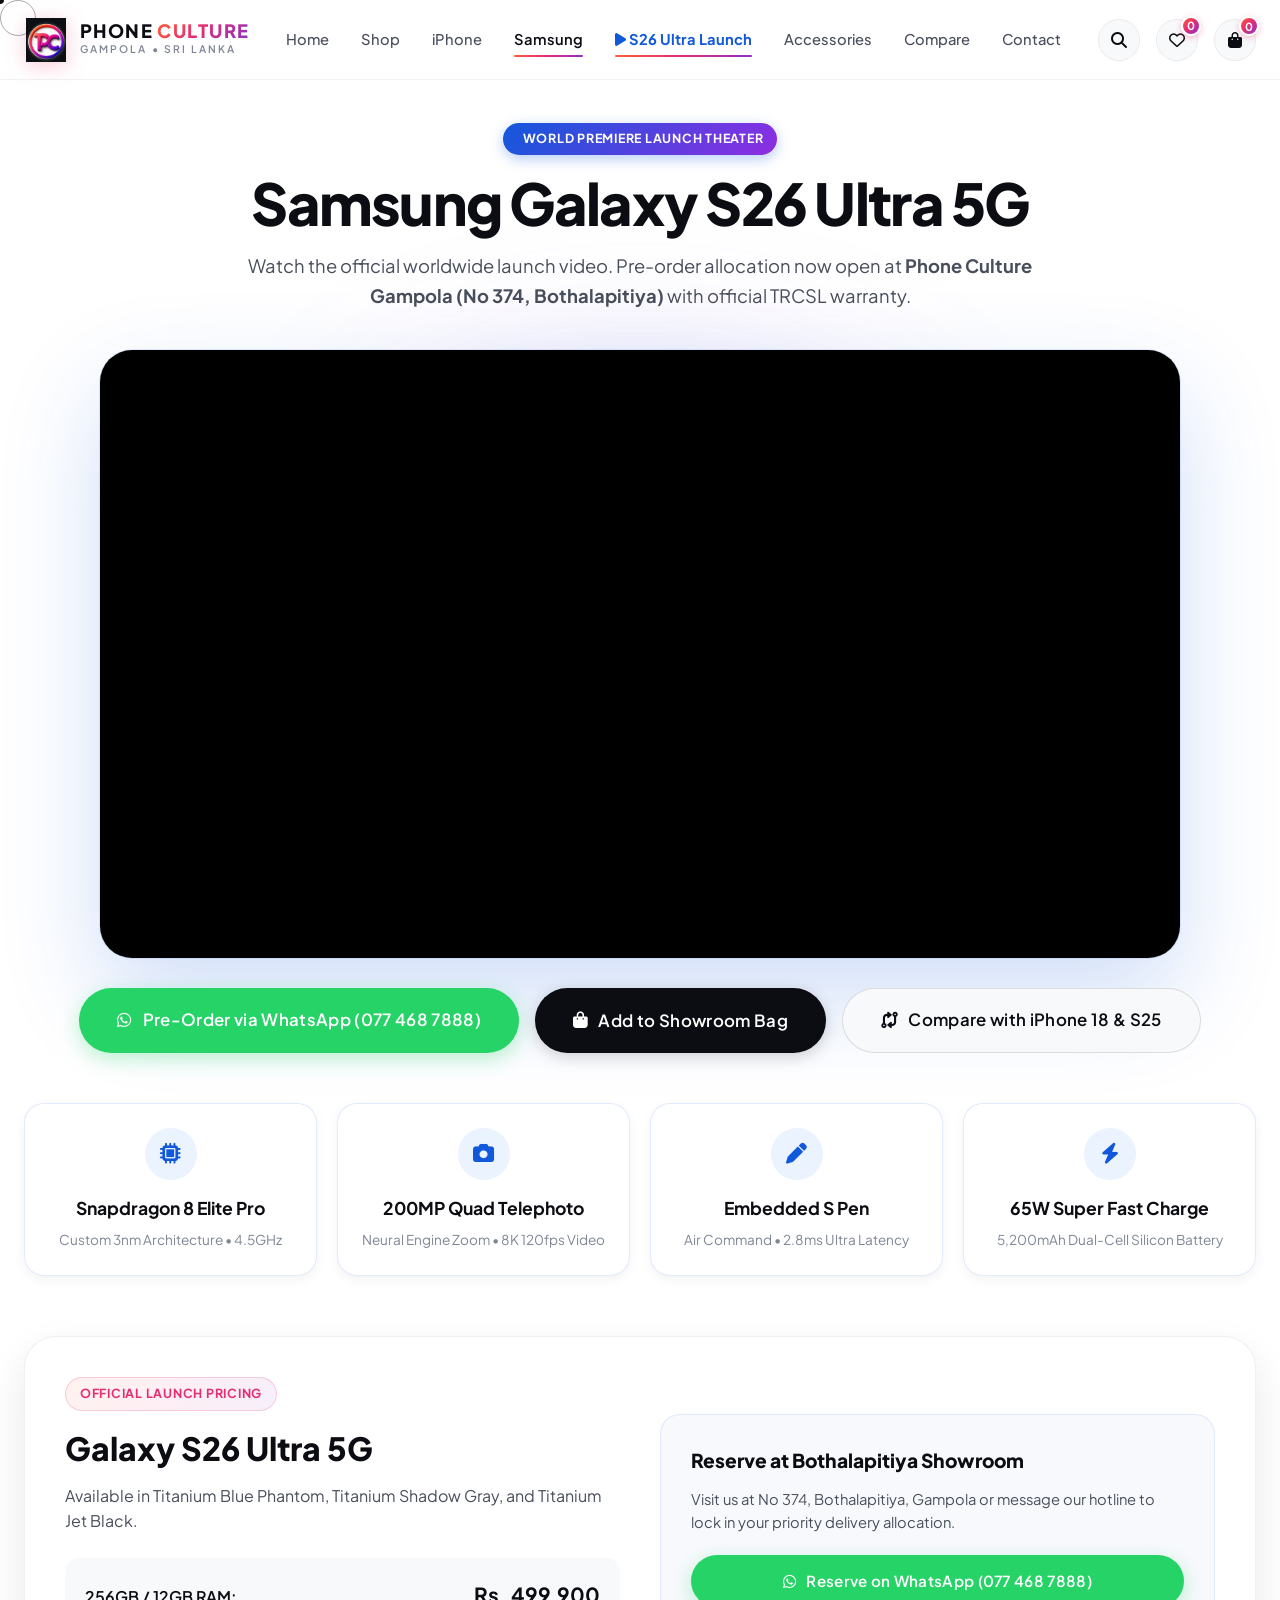
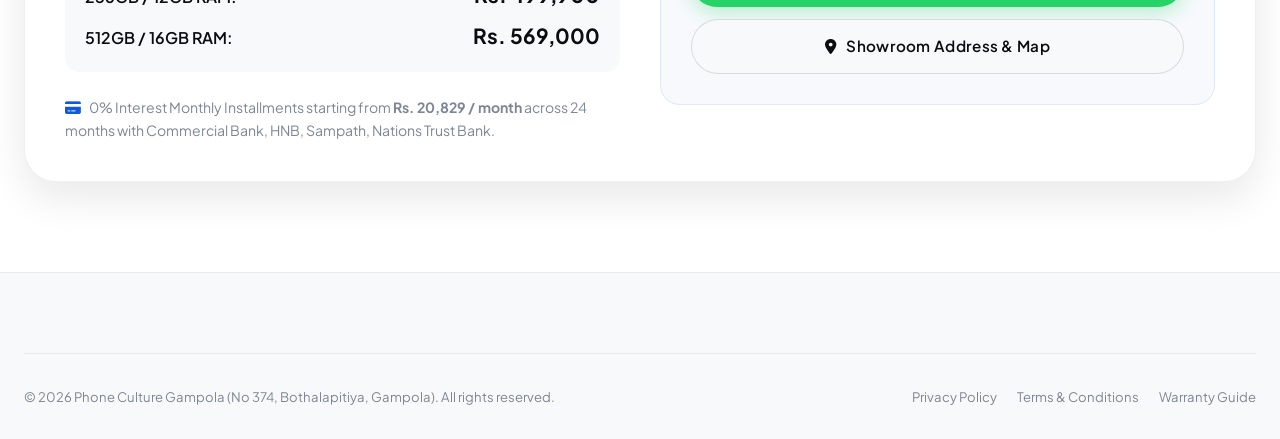
<file: Phone Culture/samsung-s26.html>
<!DOCTYPE html>
<html lang="en">
<head>
  <meta charset="UTF-8">
  <meta name="viewport" content="width=device-width, initial-scale=1.0">
  <title>Samsung Galaxy S26 Ultra Launch Premiere — Phone Culture Gampola</title>
  <meta name="description" content="Watch the official launch reveal of the Samsung Galaxy S26 Ultra 5G. Pre-order and reserve yours with official warranty at Phone Culture Gampola.">
  <link rel="icon" type="image/png" href="assets/logo/phone-culture-logo.png">

  <!-- Fonts & Icons -->
  <link rel="preconnect" href="https://fonts.googleapis.com">
  <link rel="preconnect" href="https://fonts.gstatic.com" crossorigin>
  <link href="https://fonts.googleapis.com/css2?family=Plus+Jakarta+Sans:wght@400;500;600;700;800&family=SF+Mono:wght@400;600&display=swap" rel="stylesheet">
  <link rel="stylesheet" href="https://cdnjs.cloudflare.com/ajax/libs/font-awesome/6.5.1/css/all.min.css">

  <link rel="stylesheet" href="css/style.css">
  <link rel="stylesheet" href="css/animations.css">
  <link rel="stylesheet" href="css/responsive.css">

  <style>
    .premiere-theater-wrapper {
      position: relative;
      width: 100%;
      max-width: 1080px;
      margin: 0 auto;
      border-radius: var(--radius-xl);
      overflow: hidden;
      box-shadow: 0 40px 100px rgba(18, 88, 219, 0.2), 0 0 0 1px rgba(18, 88, 219, 0.1);
      background: #000000;
    }

    .premiere-video-aspect {
      position: relative;
      padding-bottom: 56.25%; /* 16:9 Aspect Ratio */
      height: 0;
      overflow: hidden;
    }

    .premiere-video-aspect iframe {
      position: absolute;
      top: 0;
      left: 0;
      width: 100%;
      height: 100%;
      border: 0;
    }

    .premiere-ambient-halo {
      position: absolute;
      top: 20%;
      left: 50%;
      transform: translateX(-50%);
      width: 800px;
      height: 400px;
      border-radius: 50%;
      background: radial-gradient(circle, rgba(18, 88, 219, 0.25) 0%, rgba(142, 45, 226, 0.15) 50%, transparent 75%);
      filter: blur(80px);
      pointer-events: none;
      z-index: 1;
    }

    .premiere-specs-grid {
      display: grid;
      grid-template-columns: repeat(4, 1fr);
      gap: 20px;
      margin-top: 50px;
    }

    .premiere-spec-card {
      background: #FFFFFF;
      border: 1px solid rgba(18, 88, 219, 0.12);
      border-radius: var(--radius-lg);
      padding: 24px;
      text-align: center;
      box-shadow: var(--shadow-sm);
      transition: transform var(--transition-fast);
    }

    .premiere-spec-card:hover {
      transform: translateY(-4px);
      border-color: rgba(18, 88, 219, 0.35);
      box-shadow: var(--shadow-md);
    }

    .premiere-spec-icon {
      width: 52px;
      height: 52px;
      border-radius: 50%;
      background: #EBF3FF;
      color: #1258DB;
      display: flex;
      align-items: center;
      justify-content: center;
      font-size: 1.3rem;
      margin: 0 auto 14px auto;
    }

    .premiere-preorder-panel {
      background: #FFFFFF;
      border-radius: var(--radius-xl);
      border: 1px solid var(--border-light);
      padding: 40px;
      box-shadow: var(--shadow-lg);
      margin-top: 60px;
      display: grid;
      grid-template-columns: 1fr 1fr;
      gap: 40px;
      align-items: center;
    }

    @media (max-width: 1023px) {
      .premiere-specs-grid {
        grid-template-columns: repeat(2, 1fr);
      }
      .premiere-preorder-panel {
        grid-template-columns: 1fr;
      }
    }
  </style>
</head>
<body>

  <div class="scroll-progress-bar"></div>
  <div class="custom-cursor-dot"></div>
  <div class="custom-cursor-ring"><span class="custom-cursor-text"></span></div>
  <div class="page-transition-curtain">
    <img src="assets/logo/phone-culture-logo.png" alt="Phone Culture Gampola" class="page-transition-logo">
  </div>

  <!-- Header -->
  <header class="site-header">
    <div class="nav-container">
      <a href="index.html" class="brand-logo-link">
        <div class="brand-emblem-wrapper">
          <img src="assets/logo/phone-culture-logo.png" alt="Phone Culture">
        </div>
        <div class="brand-typography">
          <span class="brand-title">PHONE <span>CULTURE</span></span>
          <span class="brand-subtitle">GAMPOLA • SRI LANKA</span>
        </div>
      </a>

      <nav class="nav-links">
        <a href="index.html" class="nav-link">Home</a>
        <a href="shop.html" class="nav-link">Shop</a>
        <a href="shop.html?brand=Apple" class="nav-link">iPhone</a>
        <a href="shop.html?brand=Samsung" class="nav-link active">Samsung</a>
        <a href="samsung-s26.html" class="nav-link active" style="color: #1258DB; font-weight: 700;">
          <i class="fa-solid fa-play"></i> S26 Ultra Launch
        </a>
        <a href="shop.html?category=Accessories" class="nav-link">Accessories</a>
        <a href="compare.html" class="nav-link">Compare</a>
        <a href="contact.html" class="nav-link">Contact</a>
      </nav>

      <div class="nav-actions">
        <button class="nav-btn-icon nav-search-trigger" title="Search"><i class="fa-solid fa-magnifying-glass"></i></button>
        <a href="wishlist.html" class="nav-btn-icon" title="Wishlist"><i class="fa-regular fa-heart"></i><span class="nav-counter-badge wishlist-counter-badge">0</span></a>
        <button class="nav-btn-icon" onclick="openCartDrawer()" title="Cart"><i class="fa-solid fa-bag-shopping"></i><span class="nav-counter-badge cart-counter-badge">0</span></button>
        <button class="mobile-menu-toggle"><i class="fa-solid fa-bars"></i></button>
      </div>
    </div>
  </header>

  <main style="padding-top: calc(var(--nav-height) + 40px); padding-bottom: 90px; position: relative;">
    <div class="premiere-ambient-halo"></div>

    <div class="container" style="position: relative; z-index: 2;">
      <!-- Title Area -->
      <div style="text-align: center; max-width: 820px; margin: 0 auto 40px auto;">
        <span class="pill-badge" style="background: linear-gradient(135deg, #1258DB 0%, #8E2DE2 100%); color: #FFFFFF; margin-bottom: 16px; border: none; box-shadow: 0 4px 14px rgba(18, 88, 219, 0.3);">
          <i class="fa-solid fa-sparkles"></i> WORLD PREMIERE LAUNCH THEATER
        </span>
        <h1 style="font-size: clamp(2.4rem, 4.5vw, 3.8rem); font-weight: 800; line-height: 1.12; letter-spacing: -0.03em; margin-bottom: 16px;">
          Samsung Galaxy S26 Ultra 5G
        </h1>
        <p style="font-size: 1.15rem; color: var(--text-secondary); line-height: 1.6;">
          Watch the official worldwide launch video. Pre-order allocation now open at <strong>Phone Culture Gampola (No 374, Bothalapitiya)</strong> with official TRCSL warranty.
        </p>
      </div>

      <!-- Cinema Theater Video Player -->
      <div class="premiere-theater-wrapper">
        <div class="premiere-video-aspect">
          <iframe 
            src="https://www.youtube-nocookie.com/embed/2gYqEi8-am4?autoplay=1&mute=0&controls=1&loop=1&playlist=2gYqEi8-am4&rel=0&modestbranding=1" 
            title="Samsung Galaxy S26 Ultra Launch Video" 
            allow="accelerometer; autoplay; clipboard-write; encrypted-media; gyroscope; picture-in-picture; web-share" 
            allowfullscreen>
          </iframe>
        </div>
      </div>

      <!-- Quick Action Under Video -->
      <div style="display: flex; justify-content: center; gap: 16px; margin-top: 30px; flex-wrap: wrap;">
        <a href="https://wa.me/94774687888?text=Hello%20Phone%20Culture%20Gampola!%20I%20want%20to%20reserve%20a%20pre-order%20for%20the%20Samsung%20Galaxy%20S26%20Ultra." 
           target="_blank" 
           class="btn btn-whatsapp btn-lg">
          <i class="fa-brands fa-whatsapp"></i> Pre-Order via WhatsApp (077 468 7888)
        </a>
        <button class="btn btn-primary btn-lg" onclick="addToCart('samsung-galaxy-s26-ultra')">
          <i class="fa-solid fa-bag-shopping"></i> Add to Showroom Bag
        </button>
        <a href="compare.html" class="btn btn-secondary btn-lg">
          <i class="fa-solid fa-code-compare"></i> Compare with iPhone 18 & S25
        </a>
      </div>

      <!-- Specifications Highlights -->
      <div class="premiere-specs-grid">
        <div class="premiere-spec-card">
          <div class="premiere-spec-icon"><i class="fa-solid fa-microchip"></i></div>
          <strong style="font-size: 1.1rem; display: block; margin-bottom: 4px;">Snapdragon 8 Elite Pro</strong>
          <span style="font-size: 0.85rem; color: var(--text-muted);">Custom 3nm Architecture • 4.5GHz</span>
        </div>

        <div class="premiere-spec-card">
          <div class="premiere-spec-icon"><i class="fa-solid fa-camera"></i></div>
          <strong style="font-size: 1.1rem; display: block; margin-bottom: 4px;">200MP Quad Telephoto</strong>
          <span style="font-size: 0.85rem; color: var(--text-muted);">Neural Engine Zoom • 8K 120fps Video</span>
        </div>

        <div class="premiere-spec-card">
          <div class="premiere-spec-icon"><i class="fa-solid fa-pen"></i></div>
          <strong style="font-size: 1.1rem; display: block; margin-bottom: 4px;">Embedded S Pen</strong>
          <span style="font-size: 0.85rem; color: var(--text-muted);">Air Command • 2.8ms Ultra Latency</span>
        </div>

        <div class="premiere-spec-card">
          <div class="premiere-spec-icon"><i class="fa-solid fa-bolt"></i></div>
          <strong style="font-size: 1.1rem; display: block; margin-bottom: 4px;">65W Super Fast Charge</strong>
          <span style="font-size: 0.85rem; color: var(--text-muted);">5,200mAh Dual-Cell Silicon Battery</span>
        </div>
      </div>

      <!-- Pre-Order & Pricing Details Panel -->
      <div class="premiere-preorder-panel">
        <div>
          <span class="pill-badge subtle-gradient">OFFICIAL LAUNCH PRICING</span>
          <h3 style="font-size: 2rem; font-weight: 800; margin: 12px 0 8px 0;">Galaxy S26 Ultra 5G</h3>
          <p style="font-size: 1rem; color: var(--text-secondary); margin-bottom: 24px;">
            Available in Titanium Blue Phantom, Titanium Shadow Gray, and Titanium Jet Black.
          </p>

          <div style="background: var(--bg-secondary); border-radius: var(--radius-md); padding: 20px; margin-bottom: 24px;">
            <div style="display: flex; justify-content: space-between; align-items: baseline; margin-bottom: 8px;">
              <span style="font-weight: 600;">256GB / 12GB RAM:</span>
              <strong style="font-size: 1.3rem; color: var(--text-primary);">Rs. 499,900</strong>
            </div>
            <div style="display: flex; justify-content: space-between; align-items: baseline;">
              <span style="font-weight: 600;">512GB / 16GB RAM:</span>
              <strong style="font-size: 1.3rem; color: var(--text-primary);">Rs. 569,000</strong>
            </div>
          </div>

          <div style="font-size: 0.88rem; color: var(--text-muted); line-height: 1.6;">
            <i class="fa-solid fa-credit-card" style="color: #1258DB; margin-right: 6px;"></i>
            0% Interest Monthly Installments starting from <strong>Rs. 20,829 / month</strong> across 24 months with Commercial Bank, HNB, Sampath, Nations Trust Bank.
          </div>
        </div>

        <div style="background: #F8F9FD; border-radius: var(--radius-lg); padding: 30px; border: 1px solid rgba(18, 88, 219, 0.1);">
          <h4 style="font-size: 1.2rem; font-weight: 800; margin-bottom: 12px;">Reserve at Bothalapitiya Showroom</h4>
          <p style="font-size: 0.92rem; color: var(--text-secondary); margin-bottom: 20px;">
            Visit us at No 374, Bothalapitiya, Gampola or message our hotline to lock in your priority delivery allocation.
          </p>
          <div style="display: flex; flex-direction: column; gap: 12px;">
            <a href="https://wa.me/94774687888?text=Hello%20Phone%20Culture%20Gampola!%20Please%20reserve%20a%20Galaxy%20S26%20Ultra%20for%20me." 
               target="_blank" 
               class="btn btn-whatsapp" 
               style="width: 100%;">
              <i class="fa-brands fa-whatsapp"></i> Reserve on WhatsApp (077 468 7888)
            </a>
            <a href="contact.html" class="btn btn-secondary" style="width: 100%;">
              <i class="fa-solid fa-location-dot"></i> Showroom Address & Map
            </a>
          </div>
        </div>
      </div>
    </div>
  </main>

  <footer class="site-footer">
    <div class="container">
      <div class="footer-bottom">
        <div>© 2026 Phone Culture Gampola (No 374, Bothalapitiya, Gampola). All rights reserved.</div>
        <div class="footer-legal-links">
          <a href="#">Privacy Policy</a>
          <a href="#">Terms & Conditions</a>
          <a href="#">Warranty Guide</a>
        </div>
      </div>
    </div>
  </footer>

  <script src="js/products.js"></script>
  <script src="js/cart.js"></script>
  <script src="js/wishlist.js"></script>
  <script src="js/compare.js"></script>
  <script src="js/main.js"></script>
  <script src="js/animations.js"></script>
</body>
</html>
</file>
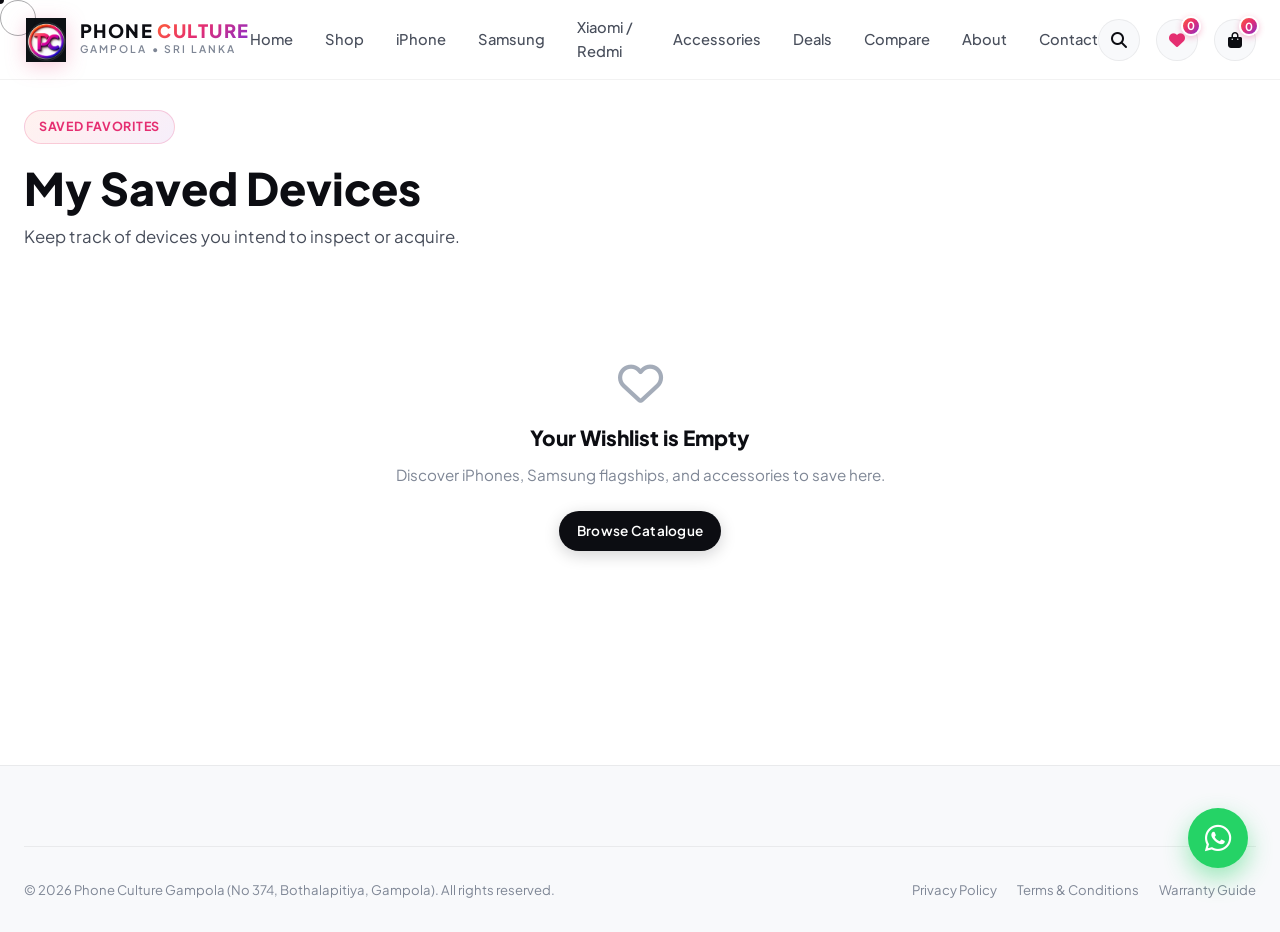
<file: Phone Culture/wishlist.html>
<!DOCTYPE html>
<html lang="en">
<head>
  <meta charset="UTF-8">
  <meta name="viewport" content="width=device-width, initial-scale=1.0">
  <title>My Wishlist — Phone Culture Colombo</title>
  <meta name="description" content="View your saved Apple and Android devices at Phone Culture Sri Lanka.">
  <link rel="icon" type="image/png" href="assets/logo/phone-culture-logo.png">

  <!-- Fonts & Icons -->
  <link rel="preconnect" href="https://fonts.googleapis.com">
  <link rel="preconnect" href="https://fonts.gstatic.com" crossorigin>
  <link href="https://fonts.googleapis.com/css2?family=Plus+Jakarta+Sans:wght@400;500;600;700;800&family=SF+Mono:wght@400;600&display=swap" rel="stylesheet">
  <link rel="stylesheet" href="https://cdnjs.cloudflare.com/ajax/libs/font-awesome/6.5.1/css/all.min.css">

  <link rel="stylesheet" href="css/style.css">
  <link rel="stylesheet" href="css/animations.css">
  <link rel="stylesheet" href="css/responsive.css">
</head>
<body>

  <div class="scroll-progress-bar"></div>
  <div class="custom-cursor-dot"></div>
  <div class="custom-cursor-ring"><span class="custom-cursor-text"></span></div>
  <div class="page-transition-curtain">
    <img src="assets/logo/phone-culture-logo.png" alt="Phone Culture" class="page-transition-logo">
  </div>

  <header class="site-header">
    <div class="nav-container">
      <a href="index.html" class="brand-logo-link">
        <div class="brand-emblem-wrapper">
          <img src="assets/logo/phone-culture-logo.png" alt="Phone Culture">
        </div>
        <div class="brand-typography">
          <span class="brand-title">PHONE <span>CULTURE</span></span>
          <span class="brand-subtitle">GAMPOLA • SRI LANKA</span>
        </div>
      </a>

      <nav class="nav-links">
        <a href="index.html" class="nav-link">Home</a>
        <a href="shop.html" class="nav-link">Shop</a>
        <a href="shop.html?brand=Apple" class="nav-link">iPhone</a>
        <a href="shop.html?brand=Samsung" class="nav-link">Samsung</a>
        <a href="shop.html?brand=Xiaomi" class="nav-link">Xiaomi / Redmi</a>
        <a href="shop.html?category=Accessories" class="nav-link">Accessories</a>
        <a href="shop.html?deals=true" class="nav-link">Deals</a>
        <a href="compare.html" class="nav-link">Compare</a>
        <a href="about.html" class="nav-link">About</a>
        <a href="contact.html" class="nav-link">Contact</a>
      </nav>

      <div class="nav-actions">
        <button class="nav-btn-icon nav-search-trigger" title="Search"><i class="fa-solid fa-magnifying-glass"></i></button>
        <a href="wishlist.html" class="nav-btn-icon active" title="Wishlist"><i class="fa-solid fa-heart" style="color: var(--pc-magenta);"></i><span class="nav-counter-badge wishlist-counter-badge">0</span></a>
        <button class="nav-btn-icon" onclick="openCartDrawer()" title="Cart"><i class="fa-solid fa-bag-shopping"></i><span class="nav-counter-badge cart-counter-badge">0</span></button>
        <button class="mobile-menu-toggle"><i class="fa-solid fa-bars"></i></button>
      </div>
    </div>
  </header>

  <main style="padding-top: calc(var(--nav-height) + 30px); padding-bottom: 80px; min-height: 85vh;">
    <div class="container">
      <div style="margin-bottom: 30px;">
        <span class="pill-badge subtle-gradient">SAVED FAVORITES</span>
        <h1 style="font-size: clamp(2rem, 3.5vw, 2.8rem); font-weight: 800; margin-top: 8px;">My Saved Devices</h1>
        <p style="font-size: 1.05rem; color: var(--text-secondary);">Keep track of devices you intend to inspect or acquire.</p>
      </div>

      <div class="products-grid" id="wishlist-products-grid">
        <!-- Injected dynamically -->
      </div>
    </div>
  </main>

  <footer class="site-footer">
    <div class="container">
      <div class="footer-bottom">
        <div>© 2026 Phone Culture Gampola (No 374, Bothalapitiya, Gampola). All rights reserved.</div>
        <div class="footer-legal-links">
          <a href="#">Privacy Policy</a>
          <a href="#">Terms & Conditions</a>
          <a href="#">Warranty Guide</a>
        </div>
      </div>
    </div>
  </footer>

  <!-- Drawer & Modals -->
  <div class="cart-drawer-backdrop" id="cart-drawer-backdrop">
    <aside class="cart-drawer">
      <div class="cart-drawer-header">
        <h3 class="cart-drawer-title"><i class="fa-solid fa-bag-shopping" style="color: var(--pc-magenta);"></i> Your Bag</h3>
        <button class="cart-drawer-close" id="cart-drawer-close"><i class="fa-solid fa-xmark"></i></button>
      </div>
      <div class="cart-drawer-body" id="cart-drawer-items"></div>
      <div class="cart-drawer-footer">
        <div class="cart-summary-row"><span>Subtotal</span><strong id="cart-drawer-subtotal">Rs. 0</strong></div>
        <div class="cart-summary-row"><span>Delivery</span><span id="cart-drawer-delivery">FREE</span></div>
        <div class="cart-summary-total"><span>Total</span><span id="cart-drawer-total">Rs. 0</span></div>
        <div class="cart-checkout-actions">
          <a href="cart.html" class="btn btn-primary">Checkout</a>
          <button class="btn btn-whatsapp" id="cart-drawer-whatsapp-btn"><i class="fa-brands fa-whatsapp"></i> Order via WhatsApp</button>
        </div>
      </div>
    </aside>
  </div>

  <div class="search-modal-backdrop" id="search-modal-backdrop">
    <div class="search-modal-card">
      <div class="search-bar-wrap">
        <i class="fa-solid fa-magnifying-glass"></i>
        <input type="text" id="search-input-main" class="search-input-main" placeholder="Search devices...">
        <button class="search-close-btn" id="search-close-btn"><i class="fa-solid fa-xmark"></i></button>
      </div>
      <div class="search-results-container" id="search-results-container"></div>
    </div>
  </div>

  <div class="quick-view-backdrop" id="quick-view-backdrop">
    <div class="quick-view-card">
      <button class="quick-view-close" id="quick-view-close"><i class="fa-solid fa-xmark"></i></button>
      <div class="quick-view-grid" id="quick-view-content"></div>
    </div>
  </div>

  <a href="https://wa.me/94770000000" target="_blank" class="floating-whatsapp-btn" title="Chat on WhatsApp"><i class="fa-brands fa-whatsapp"></i></a>
  <button class="back-to-top-btn" title="Scroll to Top"><i class="fa-solid fa-arrow-up"></i></button>

  <script src="js/products.js"></script>
  <script src="js/cart.js"></script>
  <script src="js/wishlist.js"></script>
  <script src="js/compare.js"></script>
  <script src="js/main.js"></script>
  <script src="js/animations.js"></script>

  <script>
    document.addEventListener("DOMContentLoaded", () => {
      renderWishlistPage();
    });

    function renderWishlistPage() {
      const grid = document.getElementById("wishlist-products-grid");
      if (!grid) return;

      const wishlistIds = getWishlistItems();
      const products = wishlistIds.map(id => getProductById(id)).filter(Boolean);

      if (products.length === 0) {
        grid.innerHTML = `
          <div style="grid-column: 1 / -1; text-align: center; padding: 80px 20px;">
            <i class="fa-regular fa-heart" style="font-size: 2.8rem; color: var(--text-light); margin-bottom: 16px;"></i>
            <h3 style="font-size: 1.3rem; font-weight: 800; margin-bottom: 8px;">Your Wishlist is Empty</h3>
            <p style="font-size: 0.95rem; color: var(--text-muted); margin-bottom: 24px;">Discover iPhones, Samsung flagships, and accessories to save here.</p>
            <a href="shop.html" class="btn btn-primary btn-sm">Browse Catalogue</a>
          </div>
        `;
        return;
      }

      grid.innerHTML = products.map(generateProductCardHTML).join("");
      syncWishlistButtons();
    }
  </script>
</body>
</html>
</file>
<file: Phone Culture/css/style.css>
/* ==========================================================================
   PHONE CULTURE — PREMIUM SMARTPHONE & TECHNOLOGY SHOWROOM
   Color Palette: Apple-Grade Light Mode + Phone Culture Signature Gradient Accent
   ========================================================================== */

:root {
  /* Brand Core Colors (from official 3D logo identity) */
  --pc-orange: #FF5E36;
  --pc-magenta: #E52E71;
  --pc-purple: #8B2FC9;
  --pc-indigo: #4A56E2;
  --pc-gradient: linear-gradient(135deg, #FF5E36 0%, #E52E71 45%, #8B2FC9 100%);
  --pc-gradient-hover: linear-gradient(135deg, #FF704D 0%, #F03D80 45%, #9B42D9 100%);
  --pc-gradient-subtle: linear-gradient(135deg, rgba(255, 94, 54, 0.08) 0%, rgba(229, 46, 113, 0.08) 50%, rgba(139, 47, 201, 0.08) 100%);

  /* Light Mode Luxury Canvas */
  --bg-primary: #FFFFFF;
  --bg-secondary: #F8F9FB;
  --bg-tertiary: #F1F3F7;
  --bg-card: #FFFFFF;
  --bg-glass: rgba(255, 255, 255, 0.88);
  --bg-glass-strong: rgba(255, 255, 255, 0.96);
  --bg-dark-contrast: #0A0A0E;

  /* Typography Colors */
  --text-primary: #0C0D12;
  --text-secondary: #484E5B;
  --text-muted: #7E8695;
  --text-light: #A4ACB9;
  --text-inverse: #FFFFFF;

  /* Borders & Surfaces */
  --border-light: rgba(0, 0, 0, 0.06);
  --border-medium: rgba(0, 0, 0, 0.12);
  --border-accent: rgba(229, 46, 113, 0.35);

  /* Shadows (Elevated Apple-Grade Soft Diffusion) */
  --shadow-xs: 0 2px 4px rgba(12, 13, 18, 0.03);
  --shadow-sm: 0 4px 12px rgba(12, 13, 18, 0.05);
  --shadow-md: 0 8px 24px rgba(12, 13, 18, 0.07);
  --shadow-lg: 0 16px 40px rgba(12, 13, 18, 0.09);
  --shadow-xl: 0 24px 60px rgba(12, 13, 18, 0.12);
  --shadow-glow: 0 10px 30px rgba(229, 46, 113, 0.25);

  /* Layout & Sizing */
  --nav-height: 80px;
  --nav-height-scrolled: 68px;
  --radius-sm: 8px;
  --radius-md: 14px;
  --radius-lg: 20px;
  --radius-xl: 32px;
  --radius-full: 9999px;
  --container-max: 1360px;

  /* Typography */
  --font-main: -apple-system, BlinkMacSystemFont, "SF Pro Display", "Plus Jakarta Sans", "Inter", sans-serif;
  --font-mono: "SF Mono", "Fira Code", monospace;

  /* Transitions */
  --transition-fast: 0.2s cubic-bezier(0.16, 1, 0.3, 1);
  --transition-medium: 0.35s cubic-bezier(0.16, 1, 0.3, 1);
  --transition-smooth: 0.55s cubic-bezier(0.16, 1, 0.3, 1);
}

/* Reset & Box Sizing */
*, *::before, *::after {
  box-sizing: border-box;
  margin: 0;
  padding: 0;
}

html {
  font-size: 16px;
  scroll-behavior: smooth;
  -webkit-font-smoothing: antialiased;
  -moz-osx-font-smoothing: grayscale;
  background-color: var(--bg-primary);
  color: var(--text-primary);
}

body {
  font-family: var(--font-main);
  background-color: var(--bg-primary);
  color: var(--text-primary);
  line-height: 1.6;
  overflow-x: hidden;
  position: relative;
  min-height: 100vh;
}

a {
  color: inherit;
  text-decoration: none;
  transition: color var(--transition-fast);
}

img, video {
  max-width: 100%;
  height: auto;
  display: block;
}

button, input, select, textarea {
  font-family: inherit;
  font-size: inherit;
  color: inherit;
  border: none;
  outline: none;
  background: none;
}

button {
  cursor: pointer;
  user-select: none;
}

ul, ol {
  list-style: none;
}

/* Scroll Progress Bar */
.scroll-progress-bar {
  position: fixed;
  top: 0;
  left: 0;
  height: 3px;
  width: 0%;
  background: var(--pc-gradient);
  z-index: 9999;
  transition: width 0.1s linear;
}

/* Container */
.container {
  width: 100%;
  max-width: var(--container-max);
  margin: 0 auto;
  padding: 0 24px;
}

.container-wide {
  width: 100%;
  max-width: 1540px;
  margin: 0 auto;
  padding: 0 24px;
}

/* ==========================================================================
   NAVIGATION BAR (STICKY BLURRED LUXURY LIGHT)
   ========================================================================== */
.site-header {
  position: fixed;
  top: 0;
  left: 0;
  width: 100%;
  height: var(--nav-height);
  z-index: 1000;
  transition: all var(--transition-medium);
  background: rgba(255, 255, 255, 0.75);
  backdrop-filter: blur(20px);
  -webkit-backdrop-filter: blur(20px);
  border-bottom: 1px solid rgba(0, 0, 0, 0.05);
}

.site-header.scrolled {
  height: var(--nav-height-scrolled);
  background: rgba(255, 255, 255, 0.92);
  box-shadow: 0 10px 30px rgba(0, 0, 0, 0.04);
  border-bottom: 1px solid rgba(0, 0, 0, 0.08);
}

.nav-container {
  display: flex;
  align-items: center;
  justify-content: space-between;
  height: 100%;
  max-width: var(--container-max);
  margin: 0 auto;
  padding: 0 24px;
}

/* Brand Logo */
.brand-logo-link {
  display: flex;
  align-items: center;
  gap: 12px;
  position: relative;
  z-index: 1002;
}

.brand-emblem-wrapper {
  position: relative;
  width: 44px;
  height: 44px;
  border-radius: 50%;
  display: flex;
  align-items: center;
  justify-content: center;
  transition: transform var(--transition-medium);
}

.brand-emblem-wrapper img {
  width: 100%;
  height: 100%;
  object-fit: contain;
  filter: drop-shadow(0 4px 10px rgba(229, 46, 113, 0.25));
}

.brand-logo-link:hover .brand-emblem-wrapper {
  transform: rotate(6deg) scale(1.06);
}

.brand-typography {
  display: flex;
  flex-direction: column;
}

.brand-title {
  font-size: 1.15rem;
  font-weight: 800;
  letter-spacing: 0.08em;
  text-transform: uppercase;
  color: var(--text-primary);
  line-height: 1.1;
  display: flex;
  align-items: center;
  gap: 4px;
}

.brand-title span {
  background: var(--pc-gradient);
  -webkit-background-clip: text;
  -webkit-text-fill-color: transparent;
}

.brand-subtitle {
  font-size: 0.65rem;
  font-weight: 600;
  letter-spacing: 0.2em;
  text-transform: uppercase;
  color: var(--text-muted);
}

/* Navigation Links */
.nav-links {
  display: flex;
  align-items: center;
  gap: 32px;
}

.nav-link {
  font-size: 0.92rem;
  font-weight: 500;
  color: var(--text-secondary);
  position: relative;
  padding: 6px 0;
  transition: color var(--transition-fast);
}

.nav-link::after {
  content: "";
  position: absolute;
  bottom: 0;
  left: 0;
  width: 0;
  height: 2px;
  background: var(--pc-gradient);
  border-radius: 2px;
  transition: width var(--transition-fast);
}

.nav-link:hover,
.nav-link.active {
  color: var(--text-primary);
  font-weight: 600;
}

.nav-link:hover::after,
.nav-link.active::after {
  width: 100%;
}

.nav-badge-deal {
  display: inline-block;
  font-size: 0.65rem;
  font-weight: 700;
  color: #FFFFFF;
  background: var(--pc-gradient);
  padding: 2px 6px;
  border-radius: 20px;
  margin-left: 4px;
  vertical-align: middle;
}

/* Nav Actions (Search, Wishlist, Cart) */
.nav-actions {
  display: flex;
  align-items: center;
  gap: 16px;
}

.nav-btn-icon {
  width: 42px;
  height: 42px;
  border-radius: 50%;
  display: flex;
  align-items: center;
  justify-content: center;
  color: var(--text-primary);
  background: var(--bg-secondary);
  border: 1px solid var(--border-light);
  transition: all var(--transition-fast);
  position: relative;
}

.nav-btn-icon:hover {
  background: #FFFFFF;
  border-color: var(--border-accent);
  box-shadow: 0 4px 14px rgba(229, 46, 113, 0.15);
  transform: translateY(-2px);
  color: var(--pc-magenta);
}

.nav-counter-badge {
  position: absolute;
  top: -4px;
  right: -4px;
  background: var(--pc-gradient);
  color: #FFFFFF;
  font-size: 0.7rem;
  font-weight: 700;
  width: 20px;
  height: 20px;
  border-radius: 50%;
  display: flex;
  align-items: center;
  justify-content: center;
  border: 2px solid #FFFFFF;
  box-shadow: 0 2px 6px rgba(229, 46, 113, 0.3);
  transition: transform var(--transition-fast);
}

.nav-counter-badge.bump {
  animation: counterBump 0.4s cubic-bezier(0.175, 0.885, 0.32, 1.275);
}

@keyframes counterBump {
  0% { transform: scale(1); }
  50% { transform: scale(1.4); }
  100% { transform: scale(1); }
}

.mobile-menu-toggle {
  display: none;
}

/* ==========================================================================
   BUTTONS & BADGES
   ========================================================================== */
.btn {
  display: inline-flex;
  align-items: center;
  justify-content: center;
  gap: 10px;
  padding: 14px 28px;
  border-radius: var(--radius-full);
  font-size: 0.95rem;
  font-weight: 600;
  letter-spacing: 0.02em;
  transition: all var(--transition-fast);
  cursor: pointer;
  white-space: nowrap;
  position: relative;
  overflow: hidden;
}

.btn-primary {
  background: var(--text-primary);
  color: #FFFFFF;
  box-shadow: 0 4px 16px rgba(12, 13, 18, 0.18);
}

.btn-primary:hover {
  background: #000000;
  transform: translateY(-2px);
  box-shadow: 0 8px 25px rgba(12, 13, 18, 0.28);
}

.btn-gradient {
  background: var(--pc-gradient);
  color: #FFFFFF;
  box-shadow: 0 8px 24px rgba(229, 46, 113, 0.32);
}

.btn-gradient:hover {
  background: var(--pc-gradient-hover);
  transform: translateY(-2px);
  box-shadow: 0 12px 30px rgba(229, 46, 113, 0.45);
}

.btn-secondary {
  background: var(--bg-secondary);
  color: var(--text-primary);
  border: 1px solid var(--border-medium);
}

.btn-secondary:hover {
  background: #FFFFFF;
  border-color: var(--text-primary);
  transform: translateY(-2px);
  box-shadow: var(--shadow-sm);
}

.btn-whatsapp {
  background: #25D366;
  color: #FFFFFF;
  box-shadow: 0 6px 20px rgba(37, 211, 102, 0.3);
}

.btn-whatsapp:hover {
  background: #20BA5A;
  transform: translateY(-2px);
  box-shadow: 0 10px 25px rgba(37, 211, 102, 0.4);
}

.btn-sm {
  padding: 9px 18px;
  font-size: 0.85rem;
}

.btn-lg {
  padding: 18px 38px;
  font-size: 1.05rem;
}

.pill-badge {
  display: inline-flex;
  align-items: center;
  gap: 6px;
  padding: 6px 14px;
  border-radius: var(--radius-full);
  font-size: 0.78rem;
  font-weight: 700;
  letter-spacing: 0.06em;
  text-transform: uppercase;
  background: var(--bg-secondary);
  color: var(--text-secondary);
  border: 1px solid var(--border-light);
}

.pill-badge.gradient {
  background: var(--pc-gradient);
  color: #FFFFFF;
  border: none;
  box-shadow: 0 4px 12px rgba(229, 46, 113, 0.25);
}

.pill-badge.light {
  background: rgba(255, 255, 255, 0.9);
  color: var(--text-primary);
  border: 1px solid rgba(0, 0, 0, 0.08);
  box-shadow: var(--shadow-xs);
}

.pill-badge.subtle-gradient {
  background: var(--pc-gradient-subtle);
  color: var(--pc-magenta);
  border: 1px solid rgba(229, 46, 113, 0.2);
}

/* ==========================================================================
   HERO SECTION (CINEMATIC LIGHT SHOWROOM)
   ========================================================================== */
.hero-section {
  position: relative;
  min-height: 100vh;
  padding-top: calc(var(--nav-height) + 40px);
  padding-bottom: 60px;
  display: flex;
  align-items: center;
  overflow: hidden;
  background: radial-gradient(circle at 75% 30%, rgba(229, 46, 113, 0.06) 0%, transparent 50%),
              radial-gradient(circle at 20% 80%, rgba(255, 94, 54, 0.05) 0%, transparent 45%),
              linear-gradient(180deg, #FFFFFF 0%, #F8F9FC 100%);
}

.hero-bg-glow {
  position: absolute;
  top: 15%;
  right: 10%;
  width: 600px;
  height: 600px;
  border-radius: 50%;
  background: radial-gradient(circle, rgba(229, 46, 113, 0.12) 0%, rgba(139, 47, 201, 0.05) 50%, transparent 75%);
  filter: blur(80px);
  pointer-events: none;
  z-index: 1;
}

.hero-grid {
  display: grid;
  grid-template-columns: 1.1fr 0.9fr;
  align-items: center;
  gap: 60px;
  position: relative;
  z-index: 2;
}

.hero-content {
  max-width: 640px;
}

.hero-eyebrow {
  margin-bottom: 20px;
}

.hero-title {
  font-size: clamp(2.8rem, 5.5vw, 4.4rem);
  font-weight: 800;
  line-height: 1.08;
  letter-spacing: -0.03em;
  color: var(--text-primary);
  margin-bottom: 24px;
}

.hero-title .gradient-text {
  background: var(--pc-gradient);
  -webkit-background-clip: text;
  -webkit-text-fill-color: transparent;
  display: inline-block;
}

.hero-description {
  font-size: 1.18rem;
  line-height: 1.65;
  color: var(--text-secondary);
  margin-bottom: 36px;
  max-width: 540px;
}

.hero-actions {
  display: flex;
  align-items: center;
  flex-wrap: wrap;
  gap: 16px;
  margin-bottom: 48px;
}

.hero-metrics {
  display: flex;
  align-items: center;
  gap: 36px;
  padding-top: 24px;
  border-top: 1px solid var(--border-light);
}

.metric-item {
  display: flex;
  flex-direction: column;
}

.metric-number {
  font-size: 1.5rem;
  font-weight: 800;
  color: var(--text-primary);
  line-height: 1.1;
}

.metric-label {
  font-size: 0.8rem;
  font-weight: 500;
  color: var(--text-muted);
}

/* Hero Visual Showcase */
.hero-visual {
  position: relative;
  display: flex;
  align-items: center;
  justify-content: center;
}

.hero-card-display {
  position: relative;
  width: 100%;
  max-width: 480px;
  border-radius: var(--radius-xl);
  background: #FFFFFF;
  padding: 30px;
  box-shadow: 0 30px 80px rgba(12, 13, 18, 0.12),
              0 0 0 1px rgba(0, 0, 0, 0.04);
  text-align: center;
  transition: transform var(--transition-medium);
}

.hero-image-wrapper {
  position: relative;
  width: 100%;
  height: 420px;
  display: flex;
  align-items: center;
  justify-content: center;
  overflow: hidden;
  border-radius: var(--radius-lg);
  background: radial-gradient(circle, #F8F9FD 0%, #EFF1F6 100%);
  margin-bottom: 24px;
}

.hero-image-wrapper img {
  width: 82%;
  height: 82%;
  object-fit: contain;
  transition: transform var(--transition-smooth);
  filter: drop-shadow(0 20px 40px rgba(0, 0, 0, 0.18));
}

.hero-card-display:hover .hero-image-wrapper img {
  transform: scale(1.06) translateY(-8px);
}

.hero-badge-float {
  position: absolute;
  top: 20px;
  left: 20px;
  z-index: 3;
}

.hero-floating-spec {
  position: absolute;
  bottom: -20px;
  right: -20px;
  background: rgba(255, 255, 255, 0.95);
  backdrop-filter: blur(16px);
  padding: 16px 22px;
  border-radius: var(--radius-md);
  box-shadow: var(--shadow-lg);
  border: 1px solid var(--border-light);
  display: flex;
  align-items: center;
  gap: 14px;
  z-index: 4;
}

.spec-icon-box {
  width: 42px;
  height: 42px;
  border-radius: 12px;
  background: var(--pc-gradient-subtle);
  color: var(--pc-magenta);
  display: flex;
  align-items: center;
  justify-content: center;
  font-size: 1.2rem;
}

.hero-floating-spec strong {
  display: block;
  font-size: 0.95rem;
  color: var(--text-primary);
}

.hero-floating-spec span {
  font-size: 0.75rem;
  color: var(--text-muted);
}

/* ==========================================================================
   CATEGORY CARDS SECTION
   ========================================================================== */
.section-padding {
  padding: 100px 0;
  position: relative;
}

.section-padding-sm {
  padding: 60px 0;
}

.section-header {
  text-align: center;
  max-width: 680px;
  margin: 0 auto 56px auto;
}

.section-header.text-left {
  text-align: left;
  margin-left: 0;
}

.section-subtitle {
  font-size: 0.85rem;
  font-weight: 700;
  letter-spacing: 0.15em;
  text-transform: uppercase;
  color: var(--pc-magenta);
  margin-bottom: 12px;
  display: block;
}

.section-title {
  font-size: clamp(2rem, 3.5vw, 2.8rem);
  font-weight: 800;
  letter-spacing: -0.02em;
  color: var(--text-primary);
  line-height: 1.15;
  margin-bottom: 16px;
}

.section-desc {
  font-size: 1.05rem;
  color: var(--text-secondary);
  line-height: 1.6;
}

/* Category Grid */
.category-grid {
  display: grid;
  grid-template-columns: repeat(auto-fill, minmax(240px, 1fr));
  gap: 24px;
}

.category-card {
  position: relative;
  background: #FFFFFF;
  border-radius: var(--radius-lg);
  padding: 30px 24px;
  border: 1px solid var(--border-light);
  box-shadow: var(--shadow-xs);
  transition: all var(--transition-medium);
  display: flex;
  flex-direction: column;
  justify-content: space-between;
  min-height: 280px;
  overflow: hidden;
}

.category-card::before {
  content: "";
  position: absolute;
  inset: 0;
  background: var(--pc-gradient-subtle);
  opacity: 0;
  transition: opacity var(--transition-medium);
  z-index: 1;
}

.category-card:hover {
  transform: translateY(-8px);
  border-color: rgba(229, 46, 113, 0.25);
  box-shadow: var(--shadow-lg);
}

.category-card:hover::before {
  opacity: 1;
}

.category-card-top {
  position: relative;
  z-index: 2;
  display: flex;
  justify-content: space-between;
  align-items: flex-start;
}

.category-icon-wrap {
  width: 50px;
  height: 50px;
  border-radius: 14px;
  background: var(--bg-secondary);
  display: flex;
  align-items: center;
  justify-content: center;
  font-size: 1.4rem;
  color: var(--text-primary);
  transition: all var(--transition-medium);
}

.category-card:hover .category-icon-wrap {
  background: var(--pc-gradient);
  color: #FFFFFF;
  box-shadow: 0 6px 18px rgba(229, 46, 113, 0.3);
}

.category-card-img {
  position: relative;
  z-index: 2;
  height: 130px;
  margin: 16px 0;
  display: flex;
  align-items: center;
  justify-content: center;
}

.category-card-img img {
  max-height: 120px;
  max-width: 140px;
  object-fit: contain;
  transition: transform var(--transition-medium);
  filter: drop-shadow(0 10px 20px rgba(0, 0, 0, 0.08));
}

.category-card:hover .category-card-img img {
  transform: scale(1.1);
}

.category-card-info {
  position: relative;
  z-index: 2;
}

.category-card-title {
  font-size: 1.15rem;
  font-weight: 700;
  color: var(--text-primary);
  margin-bottom: 4px;
}

.category-card-count {
  font-size: 0.82rem;
  color: var(--text-muted);
  display: flex;
  align-items: center;
  justify-content: space-between;
}

.category-card-arrow {
  color: var(--pc-magenta);
  opacity: 0;
  transform: translateX(-8px);
  transition: all var(--transition-fast);
}

.category-card:hover .category-card-arrow {
  opacity: 1;
  transform: translateX(0);
}

/* ==========================================================================
   AUTHENTIC BRAND SHOWCASE SECTIONS: APPLE, SAMSUNG, GOOGLE PIXEL
   ========================================================================== */

/* 1. Apple Section — Refined Apple Store Minimalist Light Aesthetic */
.brand-showcase-apple {
  background: #F5F5F7;
  border-top: 1px solid rgba(0,0,0,0.04);
  border-bottom: 1px solid rgba(0,0,0,0.04);
  padding: 100px 0;
  position: relative;
}

.apple-header {
  text-align: center;
  margin-bottom: 50px;
}

.apple-eyebrow {
  display: flex;
  align-items: center;
  justify-content: center;
  gap: 8px;
  font-size: 0.95rem;
  font-weight: 600;
  color: #1D1D1F;
  letter-spacing: 0.02em;
  margin-bottom: 8px;
}

.apple-title {
  font-size: clamp(2.4rem, 4.5vw, 3.6rem);
  font-weight: 700;
  letter-spacing: -0.03em;
  color: #1D1D1F;
  margin-bottom: 14px;
}

.apple-subtitle {
  font-size: 1.2rem;
  color: #6E6E73;
  max-width: 600px;
  margin: 0 auto;
}

.apple-grid-hero {
  display: grid;
  grid-template-columns: 1.2fr 0.8fr;
  gap: 28px;
  margin-bottom: 28px;
}

.apple-card-large {
  background: #FFFFFF;
  border-radius: var(--radius-xl);
  padding: 48px;
  position: relative;
  overflow: hidden;
  box-shadow: 0 10px 40px rgba(0,0,0,0.04);
  display: flex;
  flex-direction: column;
  justify-content: space-between;
  min-height: 480px;
  transition: transform var(--transition-medium), box-shadow var(--transition-medium);
}

.apple-card-large:hover {
  transform: translateY(-6px);
  box-shadow: 0 20px 50px rgba(0,0,0,0.08);
}

.apple-card-content {
  position: relative;
  z-index: 2;
  max-width: 360px;
}

.apple-card-tag {
  font-size: 0.78rem;
  font-weight: 700;
  letter-spacing: 0.1em;
  text-transform: uppercase;
  color: #BF4800;
  margin-bottom: 8px;
}

.apple-card-heading {
  font-size: 2.2rem;
  font-weight: 700;
  letter-spacing: -0.02em;
  color: #1D1D1F;
  line-height: 1.15;
  margin-bottom: 12px;
}

.apple-card-sub {
  font-size: 1.05rem;
  color: #6E6E73;
  margin-bottom: 24px;
}

.apple-card-actions {
  display: flex;
  gap: 16px;
  align-items: center;
}

.apple-card-img-large {
  position: absolute;
  right: -20px;
  bottom: -20px;
  width: 55%;
  height: 95%;
  display: flex;
  align-items: flex-end;
  justify-content: flex-end;
  z-index: 1;
}

.apple-card-img-large img {
  max-height: 100%;
  object-fit: contain;
  transition: transform var(--transition-smooth);
}

.apple-card-large:hover .apple-card-img-large img {
  transform: scale(1.05);
}

.apple-side-stack {
  display: flex;
  flex-direction: column;
  gap: 28px;
}

.apple-card-compact {
  background: #FFFFFF;
  border-radius: var(--radius-xl);
  padding: 36px;
  display: flex;
  align-items: center;
  justify-content: space-between;
  box-shadow: 0 10px 40px rgba(0,0,0,0.04);
  position: relative;
  overflow: hidden;
  height: 50%;
  transition: transform var(--transition-medium);
}

.apple-card-compact:hover {
  transform: translateY(-4px);
  box-shadow: 0 16px 45px rgba(0,0,0,0.08);
}

.apple-card-compact-info {
  max-width: 220px;
  position: relative;
  z-index: 2;
}

.apple-card-compact-img {
  width: 140px;
  height: 140px;
  display: flex;
  align-items: center;
  justify-content: center;
  position: relative;
  z-index: 2;
}

.apple-card-compact-img img {
  max-height: 100%;
  object-fit: contain;
  transition: transform var(--transition-medium);
}

.apple-card-compact:hover .apple-card-compact-img img {
  transform: scale(1.08);
}

/* 2. Samsung Section — Galaxy AI High-Tech Flagship Aesthetic */
.brand-showcase-samsung {
  background: linear-gradient(180deg, #FFFFFF 0%, #F3F7FA 100%);
  padding: 100px 0;
  position: relative;
  overflow: hidden;
}

.samsung-galaxy-ai-badge {
  display: inline-flex;
  align-items: center;
  gap: 8px;
  background: linear-gradient(135deg, #1258DB 0%, #8E2DE2 100%);
  color: #FFFFFF;
  padding: 6px 16px;
  border-radius: var(--radius-full);
  font-size: 0.8rem;
  font-weight: 700;
  letter-spacing: 0.08em;
  margin-bottom: 16px;
  box-shadow: 0 4px 15px rgba(18, 88, 219, 0.28);
}

.samsung-grid {
  display: grid;
  grid-template-columns: repeat(3, 1fr);
  gap: 28px;
}

.samsung-card {
  background: #FFFFFF;
  border-radius: var(--radius-xl);
  border: 1px solid rgba(18, 88, 219, 0.1);
  padding: 36px 30px;
  position: relative;
  overflow: hidden;
  box-shadow: 0 12px 36px rgba(18, 88, 219, 0.05);
  transition: all var(--transition-medium);
  display: flex;
  flex-direction: column;
  justify-content: space-between;
}

.samsung-card:hover {
  transform: translateY(-8px);
  border-color: rgba(18, 88, 219, 0.3);
  box-shadow: 0 20px 50px rgba(18, 88, 219, 0.12);
}

.samsung-card-img {
  height: 240px;
  display: flex;
  align-items: center;
  justify-content: center;
  margin: 20px 0;
  position: relative;
}

.samsung-card-img img {
  max-height: 220px;
  object-fit: contain;
  transition: transform var(--transition-medium);
  filter: drop-shadow(0 15px 30px rgba(0,0,0,0.12));
}

.samsung-card:hover .samsung-card-img img {
  transform: scale(1.08) rotate(-1deg);
}

.samsung-spen-pill {
  font-size: 0.72rem;
  font-weight: 700;
  background: #EBF3FF;
  color: #1258DB;
  padding: 4px 10px;
  border-radius: 20px;
  display: inline-block;
  margin-bottom: 8px;
}

/* 3. Google Pixel Section — Material You Clean Elegance */
.brand-showcase-pixel {
  background: #FAF8F5;
  padding: 100px 0;
  position: relative;
}

.pixel-eyebrow {
  display: inline-flex;
  align-items: center;
  gap: 6px;
  font-size: 0.85rem;
  font-weight: 700;
  color: #1A73E8;
  letter-spacing: 0.05em;
  margin-bottom: 12px;
}

.pixel-grid {
  display: grid;
  grid-template-columns: 1fr 1fr;
  gap: 32px;
}

.pixel-card {
  background: #FFFFFF;
  border-radius: var(--radius-xl);
  padding: 40px;
  display: flex;
  align-items: center;
  justify-content: space-between;
  border: 1px solid rgba(0,0,0,0.06);
  box-shadow: var(--shadow-sm);
  transition: all var(--transition-medium);
}

.pixel-card:hover {
  transform: translateY(-6px);
  box-shadow: var(--shadow-lg);
  border-color: rgba(66, 133, 244, 0.3);
}

.pixel-card-info {
  max-width: 260px;
}

.pixel-card-img {
  width: 190px;
  height: 220px;
  display: flex;
  align-items: center;
  justify-content: center;
}

.pixel-card-img img {
  max-height: 210px;
  object-fit: contain;
  transition: transform var(--transition-medium);
}

.pixel-card:hover .pixel-card-img img {
  transform: scale(1.08);
}

/* ==========================================================================
   PRODUCT CARDS & GRIDS
   ========================================================================== */
.products-grid {
  display: grid;
  grid-template-columns: repeat(auto-fill, minmax(290px, 1fr));
  gap: 30px;
}

.product-card {
  background: var(--bg-card);
  border-radius: var(--radius-lg);
  border: 1px solid var(--border-light);
  box-shadow: var(--shadow-xs);
  transition: all var(--transition-medium);
  display: flex;
  flex-direction: column;
  position: relative;
  overflow: hidden;
}

.product-card:hover {
  transform: translateY(-6px);
  border-color: rgba(229, 46, 113, 0.25);
  box-shadow: var(--shadow-lg);
}

.product-card-thumb-wrap {
  position: relative;
  background: radial-gradient(circle, #FAFAFC 0%, #F2F4F8 100%);
  height: 270px;
  display: flex;
  align-items: center;
  justify-content: center;
  padding: 24px;
  overflow: hidden;
  border-top-left-radius: var(--radius-lg);
  border-top-right-radius: var(--radius-lg);
}

.product-card-img {
  max-height: 210px;
  max-width: 210px;
  object-fit: contain;
  transition: transform var(--transition-smooth);
  filter: drop-shadow(0 8px 18px rgba(0, 0, 0, 0.09));
}

.product-card:hover .product-card-img {
  transform: scale(1.08) translateY(-4px);
}

.product-badge-corner {
  position: absolute;
  top: 14px;
  left: 14px;
  z-index: 2;
}

.product-actions-floating {
  position: absolute;
  top: 14px;
  right: 14px;
  display: flex;
  flex-direction: column;
  gap: 8px;
  z-index: 3;
}

.product-action-btn {
  width: 36px;
  height: 36px;
  border-radius: 50%;
  background: rgba(255, 255, 255, 0.92);
  backdrop-filter: blur(8px);
  border: 1px solid var(--border-light);
  display: flex;
  align-items: center;
  justify-content: center;
  color: var(--text-secondary);
  font-size: 0.95rem;
  transition: all var(--transition-fast);
  box-shadow: var(--shadow-xs);
}

.product-action-btn:hover {
  background: #FFFFFF;
  color: var(--pc-magenta);
  border-color: var(--border-accent);
  transform: scale(1.12);
}

.product-action-btn.active {
  color: var(--pc-magenta);
  background: #FFFFFF;
}

.product-quick-view-bar {
  position: absolute;
  bottom: 0;
  left: 0;
  width: 100%;
  padding: 10px;
  background: rgba(255, 255, 255, 0.92);
  backdrop-filter: blur(12px);
  transform: translateY(100%);
  transition: transform var(--transition-fast);
  display: flex;
  justify-content: center;
  z-index: 2;
}

.product-card:hover .product-quick-view-bar {
  transform: translateY(0);
}

.quick-view-btn {
  font-size: 0.82rem;
  font-weight: 600;
  color: var(--text-primary);
  display: flex;
  align-items: center;
  gap: 6px;
}

.quick-view-btn:hover {
  color: var(--pc-magenta);
}

/* Product Card Content */
.product-card-body {
  padding: 22px 20px;
  display: flex;
  flex-direction: column;
  flex-grow: 1;
  justify-content: space-between;
}

.product-brand-tag {
  font-size: 0.72rem;
  font-weight: 700;
  letter-spacing: 0.08em;
  text-transform: uppercase;
  color: var(--text-muted);
  margin-bottom: 4px;
}

.product-card-name {
  font-size: 1.05rem;
  font-weight: 700;
  color: var(--text-primary);
  line-height: 1.3;
  margin-bottom: 8px;
  display: -webkit-box;
  -webkit-line-clamp: 2;
  -webkit-box-orient: vertical;
  overflow: hidden;
}

.product-card-name:hover {
  color: var(--pc-magenta);
}

/* Color Dots */
.product-color-dots {
  display: flex;
  align-items: center;
  gap: 6px;
  margin-bottom: 14px;
}

.color-dot {
  width: 14px;
  height: 14px;
  border-radius: 50%;
  border: 1px solid rgba(0, 0, 0, 0.15);
  transition: transform var(--transition-fast);
}

.color-dot:hover {
  transform: scale(1.25);
}

/* Pricing Area */
.product-price-row {
  display: flex;
  align-items: baseline;
  gap: 10px;
  margin-bottom: 16px;
}

.product-current-price {
  font-size: 1.25rem;
  font-weight: 800;
  color: var(--text-primary);
}

.product-old-price {
  font-size: 0.88rem;
  color: var(--text-light);
  text-decoration: line-through;
}

.product-card-actions {
  display: grid;
  grid-template-columns: 1fr auto;
  gap: 10px;
  margin-top: auto;
}

.btn-card-cart {
  width: 100%;
  padding: 10px 14px;
  font-size: 0.88rem;
  border-radius: var(--radius-md);
}

.btn-card-wa {
  width: 42px;
  height: 42px;
  border-radius: var(--radius-md);
  background: #E8F8EE;
  color: #128C7E;
  display: flex;
  align-items: center;
  justify-content: center;
  font-size: 1.15rem;
  transition: all var(--transition-fast);
}

.btn-card-wa:hover {
  background: #25D366;
  color: #FFFFFF;
  transform: translateY(-2px);
}

/* ==========================================================================
   DEALS / LIMITED TIME SECTION WITH COUNTDOWN
   ========================================================================== */
.deals-section {
  background: linear-gradient(135deg, #FFF6F7 0%, #FFFFFF 50%, #F9F4FC 100%);
  border-top: 1px solid var(--border-light);
  border-bottom: 1px solid var(--border-light);
}

.deals-banner {
  background: #FFFFFF;
  border-radius: var(--radius-xl);
  padding: 48px;
  border: 1px solid rgba(229, 46, 113, 0.18);
  box-shadow: 0 16px 50px rgba(229, 46, 113, 0.08);
  display: grid;
  grid-template-columns: 1.1fr 0.9fr;
  align-items: center;
  gap: 48px;
}

.countdown-timer-wrap {
  display: flex;
  align-items: center;
  gap: 12px;
  margin: 24px 0;
}

.countdown-box {
  background: var(--bg-secondary);
  border: 1px solid var(--border-light);
  border-radius: var(--radius-md);
  padding: 12px 18px;
  text-align: center;
  min-width: 72px;
}

.countdown-number {
  font-size: 1.8rem;
  font-weight: 800;
  color: var(--text-primary);
  line-height: 1;
  font-variant-numeric: tabular-nums;
}

.countdown-label {
  font-size: 0.65rem;
  font-weight: 700;
  text-transform: uppercase;
  color: var(--text-muted);
  letter-spacing: 0.05em;
  margin-top: 4px;
}

.countdown-separator {
  font-size: 1.5rem;
  font-weight: 700;
  color: var(--pc-magenta);
}

/* ==========================================================================
   TRUST / PERKS SECTION
   ========================================================================== */
.trust-grid {
  display: grid;
  grid-template-columns: repeat(4, 1fr);
  gap: 24px;
}

.trust-card {
  background: #FFFFFF;
  padding: 36px 28px;
  border-radius: var(--radius-lg);
  border: 1px solid var(--border-light);
  box-shadow: var(--shadow-xs);
  transition: all var(--transition-medium);
  text-align: center;
}

.trust-card:hover {
  transform: translateY(-6px);
  border-color: rgba(229, 46, 113, 0.25);
  box-shadow: var(--shadow-md);
}

.trust-icon-box {
  width: 64px;
  height: 64px;
  margin: 0 auto 20px auto;
  border-radius: 50%;
  background: var(--pc-gradient-subtle);
  color: var(--pc-magenta);
  display: flex;
  align-items: center;
  justify-content: center;
  font-size: 1.6rem;
  transition: transform var(--transition-medium);
}

.trust-card:hover .trust-icon-box {
  transform: rotate(8deg) scale(1.1);
  background: var(--pc-gradient);
  color: #FFFFFF;
}

.trust-title {
  font-size: 1.1rem;
  font-weight: 700;
  color: var(--text-primary);
  margin-bottom: 8px;
}

.trust-desc {
  font-size: 0.88rem;
  color: var(--text-secondary);
  line-height: 1.5;
}

/* ==========================================================================
   INSTAGRAM SECTION (@thephoneculture)
   ========================================================================== */
.instagram-header {
  display: flex;
  align-items: flex-end;
  justify-content: space-between;
  margin-bottom: 36px;
}

.instagram-grid {
  display: grid;
  grid-template-columns: repeat(5, 1fr);
  gap: 16px;
}

.instagram-item {
  position: relative;
  aspect-ratio: 1 / 1;
  border-radius: var(--radius-md);
  overflow: hidden;
  box-shadow: var(--shadow-xs);
}

.instagram-item img {
  width: 100%;
  height: 100%;
  object-fit: cover;
  transition: transform var(--transition-smooth);
}

.instagram-overlay {
  position: absolute;
  inset: 0;
  background: rgba(12, 13, 18, 0.65);
  backdrop-filter: blur(4px);
  display: flex;
  flex-direction: column;
  align-items: center;
  justify-content: center;
  gap: 8px;
  opacity: 0;
  transition: opacity var(--transition-fast);
  color: #FFFFFF;
}

.instagram-overlay i {
  font-size: 1.8rem;
}

.instagram-overlay span {
  font-size: 0.8rem;
  font-weight: 600;
}

.instagram-item:hover img {
  transform: scale(1.1);
}

.instagram-item:hover .instagram-overlay {
  opacity: 1;
}

/* ==========================================================================
   WHATSAPP VIP CONCIERGE BANNER
   ========================================================================== */
.whatsapp-vip-banner {
  background: linear-gradient(135deg, #10342B 0%, #071F1A 100%);
  border-radius: var(--radius-xl);
  padding: 56px 48px;
  color: #FFFFFF;
  position: relative;
  overflow: hidden;
  box-shadow: 0 20px 50px rgba(7, 31, 26, 0.25);
  margin-top: 40px;
}

.whatsapp-vip-banner::before {
  content: "";
  position: absolute;
  top: -50%;
  right: -20%;
  width: 500px;
  height: 500px;
  border-radius: 50%;
  background: radial-gradient(circle, rgba(37, 211, 102, 0.25) 0%, transparent 70%);
  filter: blur(60px);
  pointer-events: none;
}

.vip-banner-content {
  position: relative;
  z-index: 2;
  max-width: 620px;
}

.vip-badge {
  display: inline-flex;
  align-items: center;
  gap: 6px;
  padding: 6px 14px;
  border-radius: var(--radius-full);
  background: rgba(37, 211, 102, 0.15);
  border: 1px solid rgba(37, 211, 102, 0.4);
  color: #25D366;
  font-size: 0.78rem;
  font-weight: 700;
  letter-spacing: 0.08em;
  text-transform: uppercase;
  margin-bottom: 16px;
}

.vip-title {
  font-size: clamp(1.8rem, 3vw, 2.5rem);
  font-weight: 800;
  line-height: 1.15;
  margin-bottom: 16px;
  color: #FFFFFF;
}

.vip-desc {
  font-size: 1.05rem;
  color: #B5D2CB;
  margin-bottom: 30px;
  line-height: 1.6;
}

/* Floating WhatsApp Quick Action */
.floating-whatsapp-btn {
  position: fixed;
  bottom: 32px;
  right: 32px;
  z-index: 990;
  width: 60px;
  height: 60px;
  border-radius: 50%;
  background: #25D366;
  color: #FFFFFF;
  display: flex;
  align-items: center;
  justify-content: center;
  font-size: 1.9rem;
  box-shadow: 0 10px 25px rgba(37, 211, 102, 0.45);
  transition: all var(--transition-medium);
}

.floating-whatsapp-btn:hover {
  transform: scale(1.1) translateY(-4px);
  background: #20BA5A;
  box-shadow: 0 16px 35px rgba(37, 211, 102, 0.6);
}

.floating-whatsapp-pulse {
  position: absolute;
  inset: -6px;
  border-radius: 50%;
  border: 2px solid #25D366;
  animation: waPulse 2s infinite ease-out;
  pointer-events: none;
}

@keyframes waPulse {
  0% { transform: scale(0.95); opacity: 0.9; }
  100% { transform: scale(1.4); opacity: 0; }
}

/* Back to Top Button */
.back-to-top-btn {
  position: fixed;
  bottom: 104px;
  right: 36px;
  width: 48px;
  height: 48px;
  border-radius: 50%;
  background: #FFFFFF;
  color: var(--text-primary);
  border: 1px solid var(--border-medium);
  box-shadow: var(--shadow-md);
  display: flex;
  align-items: center;
  justify-content: center;
  font-size: 1.1rem;
  z-index: 980;
  opacity: 0;
  visibility: hidden;
  transform: translateY(14px);
  transition: all var(--transition-fast);
}

.back-to-top-btn.visible {
  opacity: 1;
  visibility: visible;
  transform: translateY(0);
}

.back-to-top-btn:hover {
  background: var(--text-primary);
  color: #FFFFFF;
  transform: translateY(-4px);
}

/* ==========================================================================
   FOOTER (PREMIUM LIGHT SHOWROOM)
   ========================================================================== */
.site-footer {
  background: #F8F9FB;
  border-top: 1px solid var(--border-light);
  padding: 80px 0 32px 0;
  position: relative;
}

.footer-top {
  display: grid;
  grid-template-columns: 1.6fr 1fr 1fr 1fr 1.4fr;
  gap: 40px;
  margin-bottom: 60px;
}

.footer-brand-info {
  max-width: 320px;
}

.footer-brand-logo {
  display: flex;
  align-items: center;
  gap: 12px;
  margin-bottom: 18px;
}

.footer-brand-desc {
  font-size: 0.92rem;
  color: var(--text-secondary);
  line-height: 1.65;
  margin-bottom: 24px;
}

.footer-social-links {
  display: flex;
  align-items: center;
  gap: 12px;
}

.footer-social-icon {
  width: 38px;
  height: 38px;
  border-radius: 50%;
  background: #FFFFFF;
  border: 1px solid var(--border-light);
  display: flex;
  align-items: center;
  justify-content: center;
  color: var(--text-secondary);
  font-size: 1rem;
  transition: all var(--transition-fast);
}

.footer-social-icon:hover {
  background: var(--pc-gradient);
  color: #FFFFFF;
  border-color: transparent;
  transform: translateY(-3px);
  box-shadow: 0 6px 16px rgba(229, 46, 113, 0.3);
}

.footer-heading {
  font-size: 1rem;
  font-weight: 700;
  color: var(--text-primary);
  margin-bottom: 20px;
  letter-spacing: 0.02em;
}

.footer-links-list {
  display: flex;
  flex-direction: column;
  gap: 12px;
}

.footer-link {
  font-size: 0.9rem;
  color: var(--text-secondary);
  transition: color var(--transition-fast);
}

.footer-link:hover {
  color: var(--pc-magenta);
  padding-left: 4px;
}

.footer-newsletter-wrap {
  display: flex;
  flex-direction: column;
  gap: 14px;
}

.footer-newsletter-desc {
  font-size: 0.88rem;
  color: var(--text-secondary);
}

.newsletter-form {
  display: flex;
  align-items: center;
  background: #FFFFFF;
  border: 1px solid var(--border-medium);
  border-radius: var(--radius-full);
  padding: 4px 6px 4px 16px;
  transition: border-color var(--transition-fast);
}

.newsletter-form:focus-within {
  border-color: var(--pc-magenta);
  box-shadow: 0 0 0 3px rgba(229, 46, 113, 0.12);
}

.newsletter-input {
  flex-grow: 1;
  font-size: 0.88rem;
  color: var(--text-primary);
}

.newsletter-submit {
  width: 36px;
  height: 36px;
  border-radius: 50%;
  background: var(--pc-gradient);
  color: #FFFFFF;
  display: flex;
  align-items: center;
  justify-content: center;
  font-size: 0.9rem;
  transition: transform var(--transition-fast);
}

.newsletter-submit:hover {
  transform: scale(1.08);
}

.footer-bottom {
  padding-top: 32px;
  border-top: 1px solid var(--border-light);
  display: flex;
  align-items: center;
  justify-content: space-between;
  font-size: 0.82rem;
  color: var(--text-muted);
}

.footer-legal-links {
  display: flex;
  gap: 20px;
}

/* ==========================================================================
   CART SLIDE-OUT DRAWER
   ========================================================================== */
.cart-drawer-backdrop {
  position: fixed;
  inset: 0;
  background: rgba(12, 13, 18, 0.5);
  backdrop-filter: blur(8px);
  z-index: 2000;
  opacity: 0;
  visibility: hidden;
  transition: all var(--transition-medium);
}

.cart-drawer-backdrop.active {
  opacity: 1;
  visibility: visible;
}

.cart-drawer {
  position: fixed;
  top: 0;
  right: 0;
  bottom: 0;
  width: 100%;
  max-width: 450px;
  background: #FFFFFF;
  z-index: 2001;
  transform: translateX(100%);
  transition: transform var(--transition-smooth);
  display: flex;
  flex-direction: column;
  box-shadow: -10px 0 40px rgba(0, 0, 0, 0.15);
}

.cart-drawer-backdrop.active .cart-drawer {
  transform: translateX(0);
}

.cart-drawer-header {
  padding: 24px;
  border-bottom: 1px solid var(--border-light);
  display: flex;
  align-items: center;
  justify-content: space-between;
}

.cart-drawer-title {
  font-size: 1.25rem;
  font-weight: 800;
  color: var(--text-primary);
  display: flex;
  align-items: center;
  gap: 10px;
}

.cart-drawer-close {
  width: 36px;
  height: 36px;
  border-radius: 50%;
  background: var(--bg-secondary);
  display: flex;
  align-items: center;
  justify-content: center;
  color: var(--text-secondary);
  font-size: 1.1rem;
  transition: all var(--transition-fast);
}

.cart-drawer-close:hover {
  background: var(--text-primary);
  color: #FFFFFF;
}

.cart-drawer-body {
  flex-grow: 1;
  overflow-y: auto;
  padding: 24px;
  display: flex;
  flex-direction: column;
  gap: 20px;
}

.cart-item-card {
  display: flex;
  gap: 16px;
  padding-bottom: 20px;
  border-bottom: 1px solid var(--border-light);
  position: relative;
}

.cart-item-thumb {
  width: 80px;
  height: 80px;
  border-radius: var(--radius-md);
  background: var(--bg-secondary);
  display: flex;
  align-items: center;
  justify-content: center;
  padding: 8px;
  flex-shrink: 0;
}

.cart-item-thumb img {
  max-height: 100%;
  object-fit: contain;
}

.cart-item-details {
  flex-grow: 1;
}

.cart-item-name {
  font-size: 0.95rem;
  font-weight: 700;
  color: var(--text-primary);
  line-height: 1.2;
  margin-bottom: 4px;
}

.cart-item-meta {
  font-size: 0.78rem;
  color: var(--text-muted);
  margin-bottom: 8px;
}

.cart-item-price {
  font-size: 0.95rem;
  font-weight: 800;
  color: var(--text-primary);
}

.cart-qty-stepper {
  display: inline-flex;
  align-items: center;
  border: 1px solid var(--border-medium);
  border-radius: var(--radius-full);
  padding: 2px 8px;
  gap: 10px;
  margin-top: 8px;
}

.qty-step-btn {
  font-size: 0.9rem;
  font-weight: 700;
  color: var(--text-secondary);
  width: 20px;
  height: 20px;
  display: flex;
  align-items: center;
  justify-content: center;
}

.qty-step-btn:hover {
  color: var(--pc-magenta);
}

.qty-value {
  font-size: 0.85rem;
  font-weight: 700;
  color: var(--text-primary);
}

.cart-item-remove {
  position: absolute;
  top: 0;
  right: 0;
  color: var(--text-light);
  font-size: 0.95rem;
  transition: color var(--transition-fast);
}

.cart-item-remove:hover {
  color: #FF3B30;
}

.cart-drawer-footer {
  padding: 24px;
  border-top: 1px solid var(--border-light);
  background: var(--bg-secondary);
}

.cart-summary-row {
  display: flex;
  justify-content: space-between;
  margin-bottom: 8px;
  font-size: 0.9rem;
  color: var(--text-secondary);
}

.cart-summary-total {
  display: flex;
  justify-content: space-between;
  font-size: 1.2rem;
  font-weight: 800;
  color: var(--text-primary);
  padding-top: 12px;
  margin-top: 12px;
  border-top: 1px dashed var(--border-medium);
  margin-bottom: 20px;
}

.cart-checkout-actions {
  display: flex;
  flex-direction: column;
  gap: 12px;
}

/* Empty Cart State */
.cart-empty-state {
  text-align: center;
  padding: 48px 16px;
  display: flex;
  flex-direction: column;
  align-items: center;
  justify-content: center;
  height: 100%;
}

.cart-empty-icon {
  width: 80px;
  height: 80px;
  border-radius: 50%;
  background: var(--bg-secondary);
  color: var(--text-light);
  display: flex;
  align-items: center;
  justify-content: center;
  font-size: 2.2rem;
  margin-bottom: 20px;
}

.cart-empty-title {
  font-size: 1.2rem;
  font-weight: 700;
  color: var(--text-primary);
  margin-bottom: 8px;
}

.cart-empty-desc {
  font-size: 0.88rem;
  color: var(--text-muted);
  margin-bottom: 24px;
  max-width: 260px;
}

/* ==========================================================================
   LIVE SEARCH MODAL WITH PREDICTIVE AUTOCOMPLETE
   ========================================================================== */
.search-modal-backdrop {
  position: fixed;
  inset: 0;
  background: rgba(12, 13, 18, 0.6);
  backdrop-filter: blur(12px);
  z-index: 2050;
  opacity: 0;
  visibility: hidden;
  transition: all var(--transition-fast);
  display: flex;
  align-items: flex-start;
  justify-content: center;
  padding: 100px 24px 40px 24px;
}

.search-modal-backdrop.active {
  opacity: 1;
  visibility: visible;
}

.search-modal-card {
  width: 100%;
  max-width: 680px;
  background: #FFFFFF;
  border-radius: var(--radius-xl);
  box-shadow: 0 25px 70px rgba(0, 0, 0, 0.25);
  overflow: hidden;
  border: 1px solid var(--border-light);
  transform: translateY(-20px);
  transition: transform var(--transition-medium);
}

.search-modal-backdrop.active .search-modal-card {
  transform: translateY(0);
}

.search-bar-wrap {
  padding: 20px 24px;
  display: flex;
  align-items: center;
  gap: 16px;
  border-bottom: 1px solid var(--border-light);
}

.search-bar-wrap i {
  font-size: 1.3rem;
  color: var(--pc-magenta);
}

.search-input-main {
  width: 100%;
  font-size: 1.2rem;
  font-weight: 600;
  color: var(--text-primary);
}

.search-close-btn {
  font-size: 1.2rem;
  color: var(--text-muted);
}

.search-results-container {
  max-height: 420px;
  overflow-y: auto;
  padding: 16px 24px;
}

.search-result-item {
  display: flex;
  align-items: center;
  justify-content: space-between;
  padding: 12px 14px;
  border-radius: var(--radius-md);
  transition: background var(--transition-fast);
}

.search-result-item:hover {
  background: var(--bg-secondary);
}

.search-item-left {
  display: flex;
  align-items: center;
  gap: 16px;
}

.search-thumb {
  width: 44px;
  height: 44px;
  object-fit: contain;
}

.search-item-name {
  font-size: 0.95rem;
  font-weight: 700;
  color: var(--text-primary);
}

.search-item-category {
  font-size: 0.78rem;
  color: var(--text-muted);
}

.search-item-price {
  font-size: 0.95rem;
  font-weight: 800;
  color: var(--text-primary);
}

/* ==========================================================================
   QUICK VIEW MODAL
   ========================================================================== */
.quick-view-backdrop {
  position: fixed;
  inset: 0;
  background: rgba(12, 13, 18, 0.65);
  backdrop-filter: blur(10px);
  z-index: 2100;
  opacity: 0;
  visibility: hidden;
  transition: all var(--transition-fast);
  display: flex;
  align-items: center;
  justify-content: center;
  padding: 24px;
}

.quick-view-backdrop.active {
  opacity: 1;
  visibility: visible;
}

.quick-view-card {
  width: 100%;
  max-width: 900px;
  background: #FFFFFF;
  border-radius: var(--radius-xl);
  overflow: hidden;
  box-shadow: 0 30px 80px rgba(0, 0, 0, 0.25);
  position: relative;
  max-height: 90vh;
  overflow-y: auto;
}

.quick-view-close {
  position: absolute;
  top: 20px;
  right: 20px;
  width: 40px;
  height: 40px;
  border-radius: 50%;
  background: var(--bg-secondary);
  display: flex;
  align-items: center;
  justify-content: center;
  font-size: 1.1rem;
  color: var(--text-primary);
  z-index: 5;
  transition: all var(--transition-fast);
}

.quick-view-close:hover {
  background: var(--text-primary);
  color: #FFFFFF;
}

.quick-view-grid {
  display: grid;
  grid-template-columns: 1fr 1fr;
}

.quick-view-media {
  background: radial-gradient(circle, #F8F9FD 0%, #EEF1F6 100%);
  display: flex;
  align-items: center;
  justify-content: center;
  padding: 40px;
  min-height: 450px;
}

.quick-view-media img {
  max-height: 340px;
  object-fit: contain;
  filter: drop-shadow(0 20px 30px rgba(0, 0, 0, 0.15));
}

.quick-view-details {
  padding: 40px;
  display: flex;
  flex-direction: column;
  justify-content: space-between;
}

/* ==========================================================================
   TOAST NOTIFICATIONS
   ========================================================================== */
.toast-container {
  position: fixed;
  bottom: 30px;
  left: 30px;
  z-index: 9999;
  display: flex;
  flex-direction: column;
  gap: 12px;
  pointer-events: none;
}

.toast-message {
  pointer-events: auto;
  background: #FFFFFF;
  color: var(--text-primary);
  padding: 14px 22px;
  border-radius: var(--radius-md);
  box-shadow: 0 12px 36px rgba(0, 0, 0, 0.14);
  border: 1px solid var(--border-light);
  display: flex;
  align-items: center;
  gap: 12px;
  font-size: 0.92rem;
  font-weight: 600;
  animation: toastSlideIn 0.35s cubic-bezier(0.16, 1, 0.3, 1) forwards;
}

.toast-icon {
  width: 28px;
  height: 28px;
  border-radius: 50%;
  background: var(--pc-gradient-subtle);
  color: var(--pc-magenta);
  display: flex;
  align-items: center;
  justify-content: center;
  font-size: 0.85rem;
}

@keyframes toastSlideIn {
  from {
    opacity: 0;
    transform: translateY(20px);
  }
  to {
    opacity: 1;
    transform: translateY(0);
  }
}

/* ==========================================================================
   CUSTOM CURSOR (DESKTOP LUXURY)
   ========================================================================== */
.custom-cursor-dot {
  position: fixed;
  top: 0;
  left: 0;
  width: 8px;
  height: 8px;
  background: var(--text-primary);
  border-radius: 50%;
  pointer-events: none;
  z-index: 99999;
  transform: translate(-50%, -50%);
  transition: width 0.2s, height 0.2s, background-color 0.2s;
}

.custom-cursor-ring {
  position: fixed;
  top: 0;
  left: 0;
  width: 36px;
  height: 36px;
  border: 1.5px solid rgba(12, 13, 18, 0.35);
  border-radius: 50%;
  pointer-events: none;
  z-index: 99998;
  transform: translate(-50%, -50%);
  transition: transform 0.12s ease-out, width 0.25s, height 0.25s, background-color 0.25s, border-color 0.25s;
  display: flex;
  align-items: center;
  justify-content: center;
}

.custom-cursor-text {
  font-size: 0.62rem;
  font-weight: 800;
  letter-spacing: 0.08em;
  text-transform: uppercase;
  color: #FFFFFF;
  opacity: 0;
  transition: opacity 0.2s;
}

.custom-cursor-ring.cursor-view,
.custom-cursor-ring.cursor-explore {
  width: 72px;
  height: 72px;
  background: var(--text-primary);
  border-color: transparent;
}

.custom-cursor-ring.cursor-view .custom-cursor-text,
.custom-cursor-ring.cursor-explore .custom-cursor-text {
  opacity: 1;
}

.custom-cursor-ring.cursor-hover {
  width: 52px;
  height: 52px;
  background: rgba(229, 46, 113, 0.1);
  border-color: var(--pc-magenta);
}
/* ==========================================================================
   ENHANCED HERO SHOWCASE WITH FLAGSHIP VIDEO PLAYER (IPHONE 18, S26 ULTRA, XIAOMI)
   ========================================================================== */

.hero-interactive-stage {
  position: relative;
  width: 100%;
  max-width: 580px;
  border-radius: var(--radius-xl);
  background: #FFFFFF;
  padding: 24px;
  box-shadow: 0 35px 90px rgba(12, 13, 18, 0.14),
              0 0 0 1px rgba(0, 0, 0, 0.05);
  transition: all var(--transition-medium);
}

.hero-switcher-tabs {
  display: flex;
  background: var(--bg-secondary);
  border-radius: var(--radius-full);
  padding: 4px;
  margin-bottom: 20px;
  gap: 4px;
}

.hero-switch-btn {
  flex: 1;
  padding: 10px 14px;
  border-radius: var(--radius-full);
  font-size: 0.82rem;
  font-weight: 700;
  color: var(--text-secondary);
  display: flex;
  align-items: center;
  justify-content: center;
  gap: 6px;
  transition: all var(--transition-fast);
  white-space: nowrap;
}

.hero-switch-btn:hover {
  color: var(--text-primary);
}

.hero-switch-btn.active {
  background: #FFFFFF;
  color: var(--text-primary);
  box-shadow: 0 4px 14px rgba(0, 0, 0, 0.08);
}

.hero-switch-btn.active.apple-active {
  color: #000000;
  border: 1px solid rgba(0, 0, 0, 0.08);
}

.hero-switch-btn.active.samsung-active {
  color: #1258DB;
  background: #FFFFFF;
}

.hero-switch-btn.active.xiaomi-active {
  color: #FF5E36;
  background: #FFFFFF;
}

/* Video Stage Container */
.hero-video-box {
  position: relative;
  width: 100%;
  height: 400px;
  border-radius: var(--radius-lg);
  overflow: hidden;
  background: #000000;
  display: flex;
  align-items: center;
  justify-content: center;
  margin-bottom: 20px;
}

.hero-video-player {
  width: 100%;
  height: 100%;
  object-fit: cover;
  transition: opacity 0.4s ease;
}

.hero-video-overlay-gradient {
  position: absolute;
  inset: 0;
  background: linear-gradient(180deg, rgba(0, 0, 0, 0.2) 0%, rgba(0, 0, 0, 0.1) 40%, rgba(0, 0, 0, 0.6) 100%);
  pointer-events: none;
  z-index: 2;
}

.hero-video-controls {
  position: absolute;
  bottom: 16px;
  left: 16px;
  right: 16px;
  display: flex;
  align-items: center;
  justify-content: space-between;
  z-index: 4;
}

.hero-video-badge {
  background: rgba(255, 255, 255, 0.9);
  backdrop-filter: blur(12px);
  padding: 6px 14px;
  border-radius: var(--radius-full);
  font-size: 0.78rem;
  font-weight: 800;
  color: #0C0D12;
  display: flex;
  align-items: center;
  gap: 6px;
}

.hero-video-actions {
  display: flex;
  gap: 8px;
}

.hero-vid-btn {
  width: 36px;
  height: 36px;
  border-radius: 50%;
  background: rgba(0, 0, 0, 0.6);
  backdrop-filter: blur(8px);
  color: #FFFFFF;
  display: flex;
  align-items: center;
  justify-content: center;
  font-size: 0.9rem;
  border: 1px solid rgba(255, 255, 255, 0.2);
  transition: all var(--transition-fast);
}

.hero-vid-btn:hover {
  background: #FFFFFF;
  color: #000000;
  transform: scale(1.08);
}

/* Dynamic specs card beneath video */
.hero-stage-details {
  display: flex;
  justify-content: space-between;
  align-items: flex-end;
  padding-top: 4px;
}

.hero-stage-title {
  font-size: 1.35rem;
  font-weight: 800;
  color: var(--text-primary);
  line-height: 1.2;
}

.hero-stage-subtitle {
  font-size: 0.85rem;
  color: var(--text-muted);
  margin-top: 4px;
}

.hero-stage-price {
  font-size: 1.4rem;
  font-weight: 800;
  color: var(--text-primary);
  text-align: right;
}

.hero-stage-oldprice {
  font-size: 0.9rem;
  color: var(--text-light);
  text-decoration: line-through;
  text-align: right;
}

/* ONEi & iDealz Style Value Add Banner */
.value-perks-bar {
  background: #FFFFFF;
  border-top: 1px solid var(--border-light);
  border-bottom: 1px solid var(--border-light);
  padding: 24px 0;
  box-shadow: 0 4px 18px rgba(0, 0, 0, 0.02);
}

.value-perks-grid {
  display: grid;
  grid-template-columns: repeat(4, 1fr);
  gap: 24px;
}

.value-perk-item {
  display: flex;
  align-items: center;
  gap: 16px;
  padding: 8px 12px;
}

.value-perk-icon {
  width: 48px;
  height: 48px;
  border-radius: 12px;
  background: var(--pc-gradient-subtle);
  color: var(--pc-magenta);
  display: flex;
  align-items: center;
  justify-content: center;
  font-size: 1.25rem;
  flex-shrink: 0;
}

.value-perk-text strong {
  display: block;
  font-size: 0.95rem;
  color: var(--text-primary);
  line-height: 1.2;
}

.value-perk-text span {
  font-size: 0.8rem;
  color: var(--text-muted);
}

@media (max-width: 1023px) {
  .value-perks-grid {
    grid-template-columns: repeat(2, 1fr);
  }
  .hero-video-box {
    height: 320px;
  }
}

@media (max-width: 600px) {
  .value-perks-grid {
    grid-template-columns: 1fr;
  }
  .hero-switcher-tabs {
    flex-direction: column;
    border-radius: var(--radius-md);
  }
  .hero-switch-btn {
    border-radius: var(--radius-sm);
  }
}
</file>
<file: Phone Culture/css/animations.css>
/* ==========================================================================
   PHONE CULTURE — ULTRA-PREMIUM ANIMATIONS & PRELOADER SYSTEM
   Features the Official 3D Phone Culture Emblem, Gradient Ring Aura, & Transitions
   ========================================================================== */

/* ==========================================================================
   1. SIGNATURE PRELOADER (CINEMATIC BRAND ENTRANCE)
   ========================================================================== */
.site-preloader {
  position: fixed;
  inset: 0;
  width: 100vw;
  height: 100vh;
  background: #FFFFFF;
  z-index: 999999;
  display: flex;
  flex-direction: column;
  align-items: center;
  justify-content: center;
  overflow: hidden;
  transition: opacity 0.6s cubic-bezier(0.16, 1, 0.3, 1), visibility 0.6s ease;
}

.site-preloader.loaded {
  opacity: 0;
  visibility: hidden;
  pointer-events: none;
}

.preloader-ambient-glow {
  position: absolute;
  width: 500px;
  height: 500px;
  border-radius: 50%;
  background: radial-gradient(circle, rgba(229, 46, 113, 0.16) 0%, rgba(139, 47, 201, 0.08) 45%, transparent 70%);
  filter: blur(60px);
  animation: preloaderPulse 3s ease-in-out infinite alternate;
  pointer-events: none;
}

.preloader-content {
  position: relative;
  z-index: 2;
  display: flex;
  flex-direction: column;
  align-items: center;
  text-align: center;
}

/* Emblem Container with Rotating Aura Ring */
.preloader-emblem-container {
  position: relative;
  width: 140px;
  height: 140px;
  margin-bottom: 28px;
  display: flex;
  align-items: center;
  justify-content: center;
}

.preloader-aura-ring {
  position: absolute;
  inset: -10px;
  border-radius: 50%;
  background: conic-gradient(from 0deg, #FF5E36, #E52E71, #8B2FC9, #4A56E2, #FF5E36);
  opacity: 0.65;
  filter: blur(14px);
  animation: auraSpin 4s linear infinite;
}

.preloader-aura-ring-crisp {
  position: absolute;
  inset: -4px;
  border-radius: 50%;
  background: conic-gradient(from 180deg, #FF5E36, #E52E71, #8B2FC9, #4A56E2, #FF5E36);
  opacity: 0.3;
  animation: auraSpin 6s linear infinite reverse;
}

.preloader-logo-disc {
  position: relative;
  width: 120px;
  height: 120px;
  border-radius: 50%;
  background: #FFFFFF;
  padding: 8px;
  display: flex;
  align-items: center;
  justify-content: center;
  box-shadow: 0 16px 40px rgba(12, 13, 18, 0.12),
              0 0 0 1px rgba(0, 0, 0, 0.04);
  animation: logoFloating 3s ease-in-out infinite;
}

.preloader-logo-img {
  width: 100%;
  height: 100%;
  object-fit: contain;
  filter: drop-shadow(0 6px 14px rgba(229, 46, 113, 0.3));
}

/* Brand Wordmark & Animated Subtitles */
.preloader-brand-title {
  font-size: 1.5rem;
  font-weight: 800;
  letter-spacing: 0.28em;
  text-transform: uppercase;
  color: #0C0D12;
  margin-bottom: 6px;
  position: relative;
  padding-left: 0.28em; /* balances letter-spacing visually */
}

.preloader-brand-title span {
  background: linear-gradient(135deg, #FF5E36 0%, #E52E71 50%, #8B2FC9 100%);
  -webkit-background-clip: text;
  -webkit-text-fill-color: transparent;
}

.preloader-tagline {
  font-size: 0.72rem;
  font-weight: 600;
  letter-spacing: 0.35em;
  text-transform: uppercase;
  color: #7E8695;
  margin-bottom: 28px;
  padding-left: 0.35em;
}

/* Luxury Progress Bar */
.preloader-progress-track {
  width: 220px;
  height: 3px;
  background: rgba(0, 0, 0, 0.06);
  border-radius: 3px;
  overflow: hidden;
  position: relative;
  margin-bottom: 12px;
}

.preloader-progress-fill {
  position: absolute;
  top: 0;
  left: 0;
  height: 100%;
  width: 0%;
  background: linear-gradient(90deg, #FF5E36, #E52E71, #8B2FC9);
  border-radius: 3px;
  transition: width 0.15s ease-out;
}

.preloader-status-text {
  font-size: 0.68rem;
  font-weight: 700;
  letter-spacing: 0.15em;
  text-transform: uppercase;
  color: #A4ACB9;
  font-family: var(--font-mono);
}

/* Preloader Keyframes */
@keyframes auraSpin {
  0% { transform: rotate(0deg); }
  100% { transform: rotate(360deg); }
}

@keyframes preloaderPulse {
  0% { transform: scale(0.9); opacity: 0.5; }
  100% { transform: scale(1.15); opacity: 0.9; }
}

@keyframes logoFloating {
  0%, 100% { transform: translateY(0); }
  50% { transform: translateY(-6px); }
}

/* ==========================================================================
   2. PAGE TRANSITION OVERLAY
   ========================================================================== */
.page-transition-curtain {
  position: fixed;
  inset: 0;
  background: #FFFFFF;
  z-index: 99999;
  pointer-events: none;
  opacity: 0;
  visibility: hidden;
  display: flex;
  align-items: center;
  justify-content: center;
  transition: opacity 0.35s cubic-bezier(0.16, 1, 0.3, 1), visibility 0.35s ease;
}

.page-transition-curtain.active {
  opacity: 1;
  visibility: visible;
}

.page-transition-logo {
  width: 60px;
  height: 60px;
  border-radius: 50%;
  filter: drop-shadow(0 8px 20px rgba(229, 46, 113, 0.35));
  animation: logoFloating 1.5s ease-in-out infinite;
}

/* ==========================================================================
   3. SCROLL REVEAL & STAGGER MICRO-ANIMATIONS
   ========================================================================== */
.reveal-fade-up {
  opacity: 0;
  transform: translateY(30px);
  transition: opacity 0.8s cubic-bezier(0.16, 1, 0.3, 1), transform 0.8s cubic-bezier(0.16, 1, 0.3, 1);
}

.reveal-fade-up.in-view {
  opacity: 1;
  transform: translateY(0);
}

.reveal-fade-in {
  opacity: 0;
  transition: opacity 0.8s cubic-bezier(0.16, 1, 0.3, 1);
}

.reveal-fade-in.in-view {
  opacity: 1;
}

.reveal-scale-up {
  opacity: 0;
  transform: scale(0.92);
  transition: opacity 0.8s cubic-bezier(0.16, 1, 0.3, 1), transform 0.8s cubic-bezier(0.16, 1, 0.3, 1);
}

.reveal-scale-up.in-view {
  opacity: 1;
  transform: scale(1);
}

/* Shimmer Effect for Loading / Highlighting */
.shimmer-effect {
  position: relative;
  overflow: hidden;
}

.shimmer-effect::after {
  content: "";
  position: absolute;
  top: 0;
  right: 0;
  bottom: 0;
  left: 0;
  transform: translateX(-100%);
  background-image: linear-gradient(
    90deg,
    rgba(255, 255, 255, 0) 0,
    rgba(255, 255, 255, 0.6) 50%,
    rgba(255, 255, 255, 0) 100%
  );
  animation: shimmerAnim 2.5s infinite;
}

@keyframes shimmerAnim {
  100% {
    transform: translateX(100%);
  }
}

/* Floating Badges Keyframe */
.float-gentle {
  animation: floatGentle 4s ease-in-out infinite;
}

@keyframes floatGentle {
  0%, 100% { transform: translateY(0); }
  50% { transform: translateY(-8px); }
}

/* Button Ripple Pulse */
.btn-pulse::before {
  content: '';
  position: absolute;
  inset: 0;
  border-radius: inherit;
  box-shadow: 0 0 0 0 rgba(229, 46, 113, 0.5);
  animation: btnPulseGlow 2.5s infinite cubic-bezier(0.66, 0, 0, 1);
}

@keyframes btnPulseGlow {
  to {
    box-shadow: 0 0 0 16px rgba(229, 46, 113, 0);
  }
}

/* Reduced Motion Preference Override */
@media (prefers-reduced-motion: reduce) {
  *,
  *::before,
  *::after {
    animation-duration: 0.01ms !important;
    animation-iteration-count: 1 !important;
    transition-duration: 0.01ms !important;
    scroll-behavior: auto !important;
  }
  .preloader-aura-ring,
  .preloader-ambient-glow,
  .preloader-logo-disc {
    animation: none !important;
  }
  .reveal-fade-up,
  .reveal-scale-up {
    opacity: 1 !important;
    transform: none !important;
  }
}
</file>
<file: Phone Culture/css/responsive.css>
/* ==========================================================================
   PHONE CULTURE — RESPONSIVE STYLES
   Breakpoints: 1200px, 1024px, 768px, 480px, 360px
   ========================================================================== */

/* Large Desktop (1440px+) */
@media (min-width: 1440px) {
  .hero-card-display {
    max-width: 540px;
  }
  .hero-image-wrapper {
    height: 480px;
  }
}

/* Laptops & Small Desktops (1024px - 1200px) */
@media (max-width: 1200px) {
  .nav-links {
    gap: 20px;
  }
  .hero-grid {
    gap: 40px;
  }
  .footer-top {
    grid-template-columns: 1.5fr 1fr 1fr 1.5fr;
  }
  .footer-brand-info {
    grid-column: span 4;
    max-width: 100%;
    margin-bottom: 20px;
  }
  .apple-grid-hero {
    grid-template-columns: 1fr;
  }
  .apple-card-large {
    min-height: 420px;
  }
  .apple-side-stack {
    flex-direction: row;
  }
  .apple-card-compact {
    flex: 1;
    height: auto;
  }
  .samsung-grid {
    grid-template-columns: repeat(2, 1fr);
  }
}

/* Tablets (768px - 1023px) */
@media (max-width: 1023px) {
  :root {
    --nav-height: 72px;
    --nav-height-scrolled: 64px;
  }

  /* Navigation Mobile Hamburger Toggle */
  .nav-links {
    position: fixed;
    top: 0;
    right: 0;
    bottom: 0;
    width: 320px;
    background: #FFFFFF;
    flex-direction: column;
    align-items: flex-start;
    padding: 100px 32px 40px 32px;
    box-shadow: -10px 0 30px rgba(0, 0, 0, 0.12);
    transform: translateX(100%);
    transition: transform var(--transition-medium);
    z-index: 1001;
    gap: 20px;
    overflow-y: auto;
  }

  .nav-links.active {
    transform: translateX(0);
  }

  .nav-link {
    font-size: 1.15rem;
    font-weight: 600;
    width: 100%;
    padding: 8px 0;
    border-bottom: 1px solid var(--border-light);
  }

  .mobile-menu-toggle {
    display: flex;
    align-items: center;
    justify-content: center;
    width: 42px;
    height: 42px;
    border-radius: 50%;
    background: var(--bg-secondary);
    border: 1px solid var(--border-light);
    color: var(--text-primary);
    font-size: 1.2rem;
    z-index: 1002;
  }

  /* Hero Stack */
  .hero-grid {
    grid-template-columns: 1fr;
    text-align: center;
    gap: 50px;
  }

  .hero-content {
    max-width: 100%;
    margin: 0 auto;
    display: flex;
    flex-direction: column;
    align-items: center;
  }

  .hero-actions {
    justify-content: center;
  }

  .hero-metrics {
    justify-content: center;
  }

  .hero-visual {
    width: 100%;
    display: flex;
    justify-content: center;
  }

  .hero-floating-spec {
    bottom: 10px;
    right: 10px;
  }

  /* Brand Showcases */
  .apple-side-stack {
    flex-direction: column;
  }
  .samsung-grid {
    grid-template-columns: 1fr;
  }
  .pixel-grid {
    grid-template-columns: 1fr;
  }
  .trust-grid {
    grid-template-columns: repeat(2, 1fr);
  }
  .instagram-grid {
    grid-template-columns: repeat(3, 1fr);
  }
  .deals-banner {
    grid-template-columns: 1fr;
    text-align: center;
  }
  .countdown-timer-wrap {
    justify-content: center;
  }
  .footer-top {
    grid-template-columns: 1fr 1fr;
    gap: 30px;
  }
  .footer-brand-info {
    grid-column: span 2;
  }
}

/* Mobile Screens (up to 767px) */
@media (max-width: 767px) {
  :root {
    --nav-height: 66px;
  }

  .container,
  .container-wide {
    padding: 0 18px;
  }

  .section-padding {
    padding: 70px 0;
  }

  .brand-title {
    font-size: 1.05rem;
  }

  .brand-subtitle {
    display: none;
  }

  .hero-title {
    font-size: 2.3rem;
  }

  .hero-card-display {
    max-width: 100%;
    padding: 20px;
  }

  .hero-image-wrapper {
    height: 320px;
  }

  .hero-floating-spec {
    position: static;
    margin-top: 16px;
    width: 100%;
  }

  .category-grid {
    grid-template-columns: repeat(2, 1fr);
    gap: 14px;
  }

  .category-card {
    padding: 20px 16px;
    min-height: 220px;
  }

  .category-card-img {
    height: 90px;
  }

  .products-grid {
    grid-template-columns: repeat(2, 1fr);
    gap: 14px;
  }

  .product-card-thumb-wrap {
    height: 190px;
    padding: 14px;
  }

  .product-card-img {
    max-height: 150px;
  }

  .product-card-body {
    padding: 16px 14px;
  }

  .product-card-name {
    font-size: 0.92rem;
  }

  .product-current-price {
    font-size: 1.05rem;
  }

  .apple-card-large {
    padding: 28px 20px;
    min-height: 360px;
  }

  .apple-card-img-large {
    position: relative;
    right: auto;
    bottom: auto;
    width: 100%;
    height: 200px;
    margin-top: 24px;
    justify-content: center;
  }

  .trust-grid {
    grid-template-columns: 1fr;
  }

  .instagram-grid {
    grid-template-columns: repeat(2, 1fr);
  }

  .deals-banner {
    padding: 28px 20px;
  }

  .countdown-box {
    padding: 8px 12px;
    min-width: 58px;
  }

  .countdown-number {
    font-size: 1.4rem;
  }

  .whatsapp-vip-banner {
    padding: 36px 24px;
  }

  .footer-top {
    grid-template-columns: 1fr;
  }

  .footer-brand-info {
    grid-column: span 1;
  }

  .footer-bottom {
    flex-direction: column;
    gap: 16px;
    text-align: center;
  }

  /* Hide custom cursor on touch devices */
  .custom-cursor-dot,
  .custom-cursor-ring {
    display: none !important;
  }

  /* Cart Drawer Fullscreen on Mobile */
  .cart-drawer {
    max-width: 100%;
  }

  /* Search Modal */
  .search-modal-backdrop {
    padding: 40px 14px 20px 14px;
  }
}

/* Extra Small Phones (360px - 400px) */
@media (max-width: 400px) {
  .products-grid {
    grid-template-columns: 1fr;
  }
  .category-grid {
    grid-template-columns: 1fr;
  }
  .hero-title {
    font-size: 2rem;
  }
}
</file>
